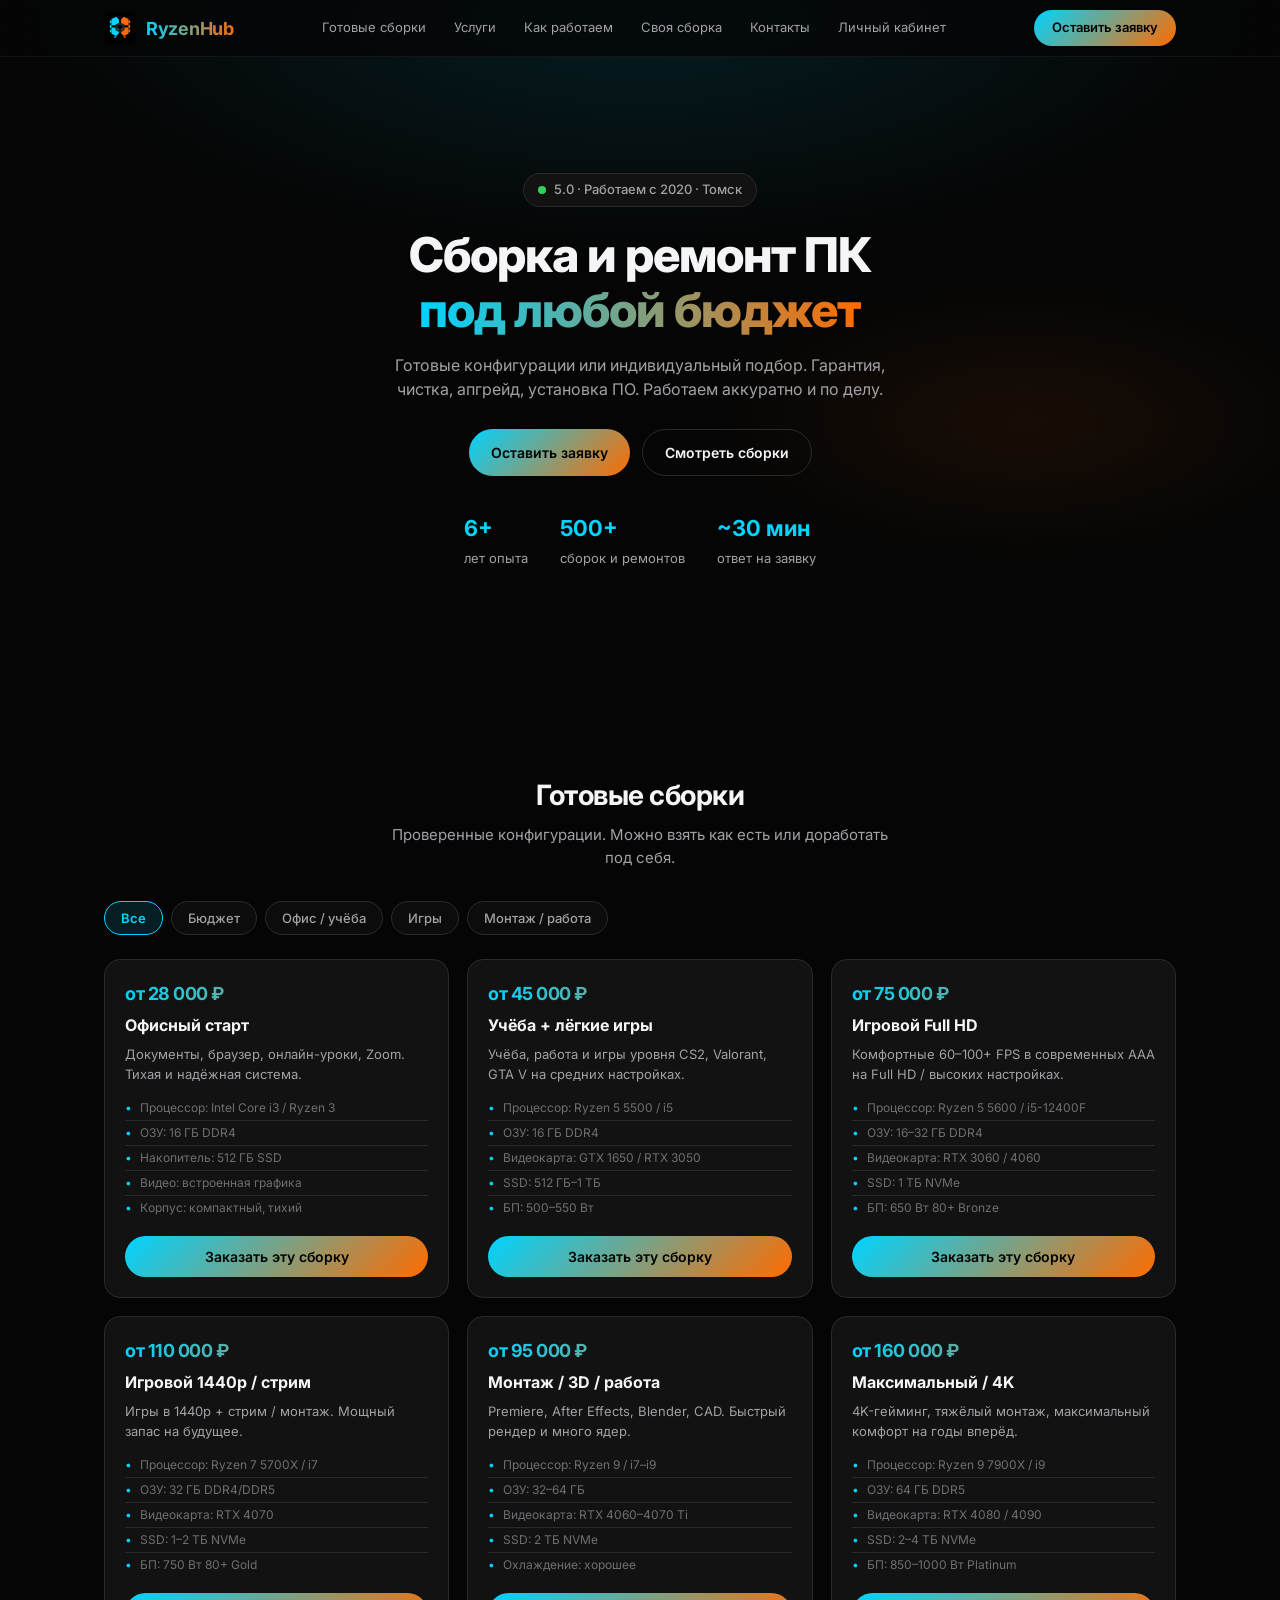
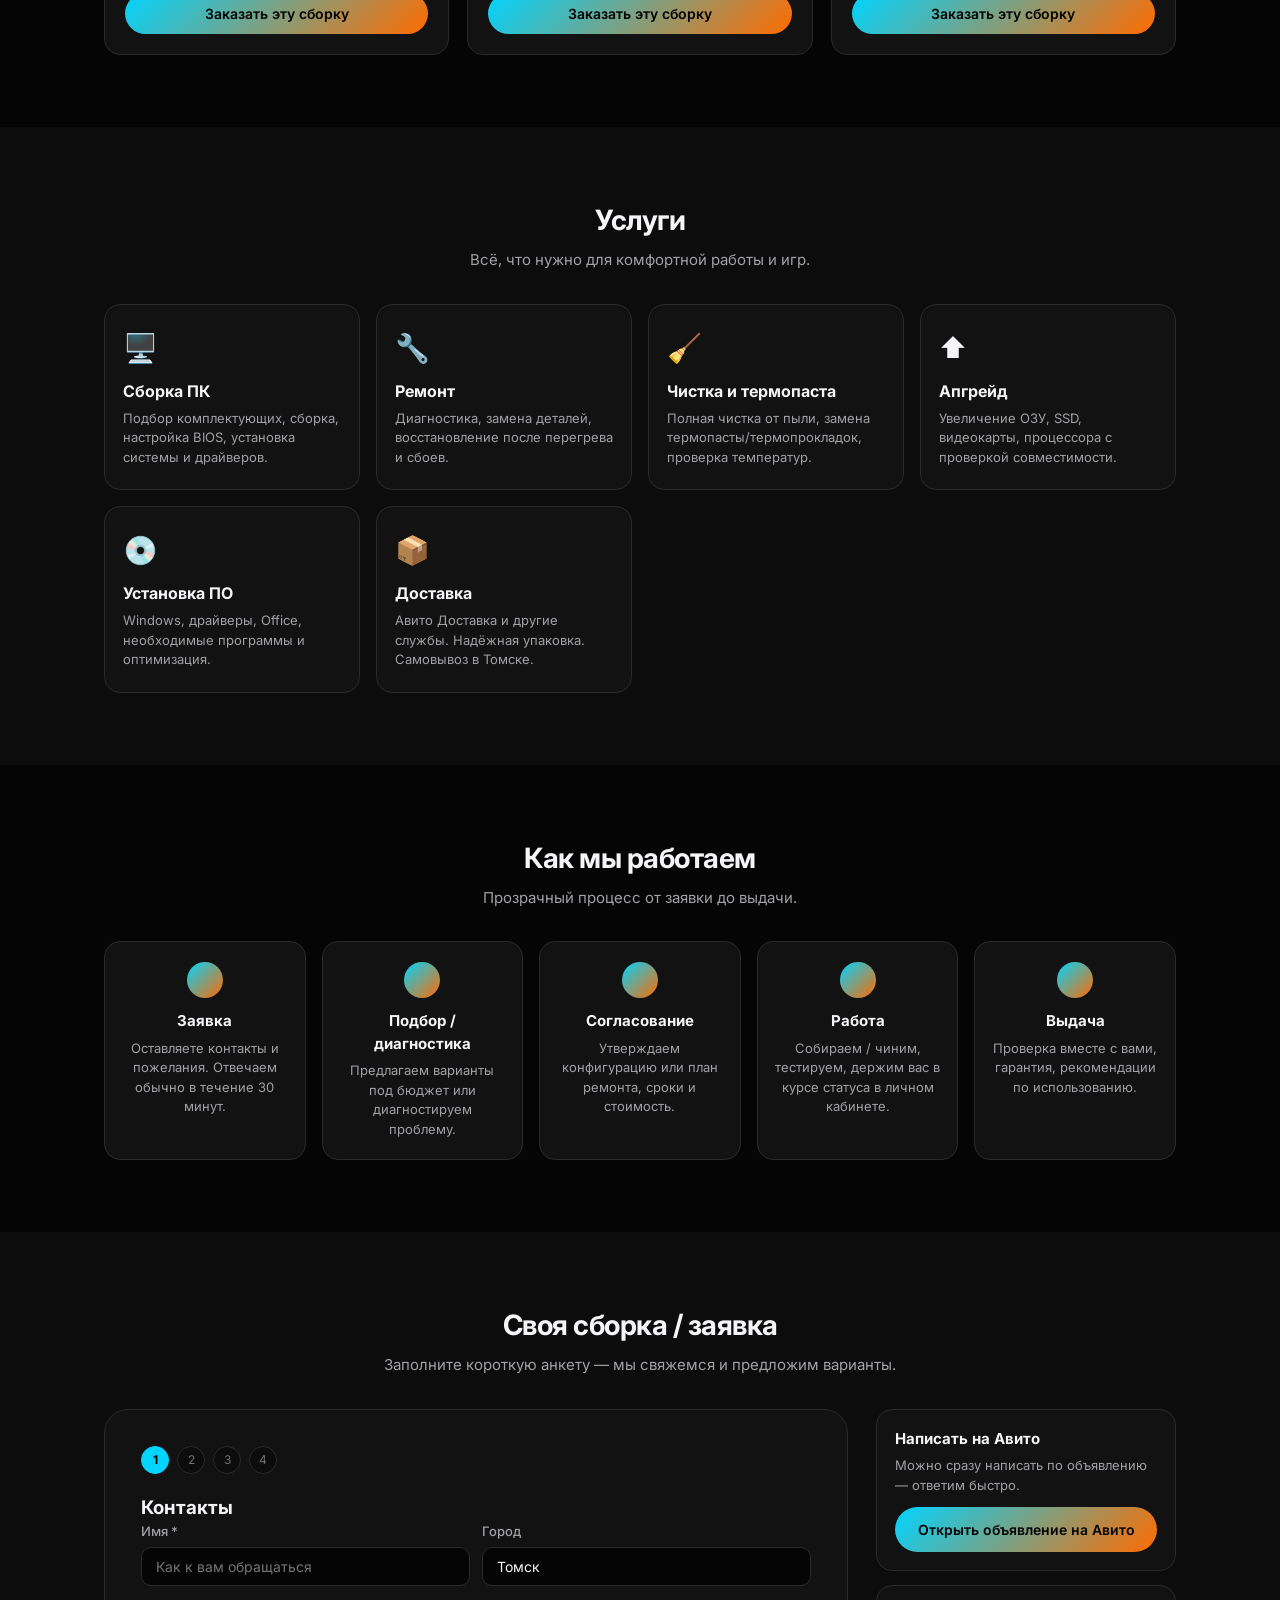
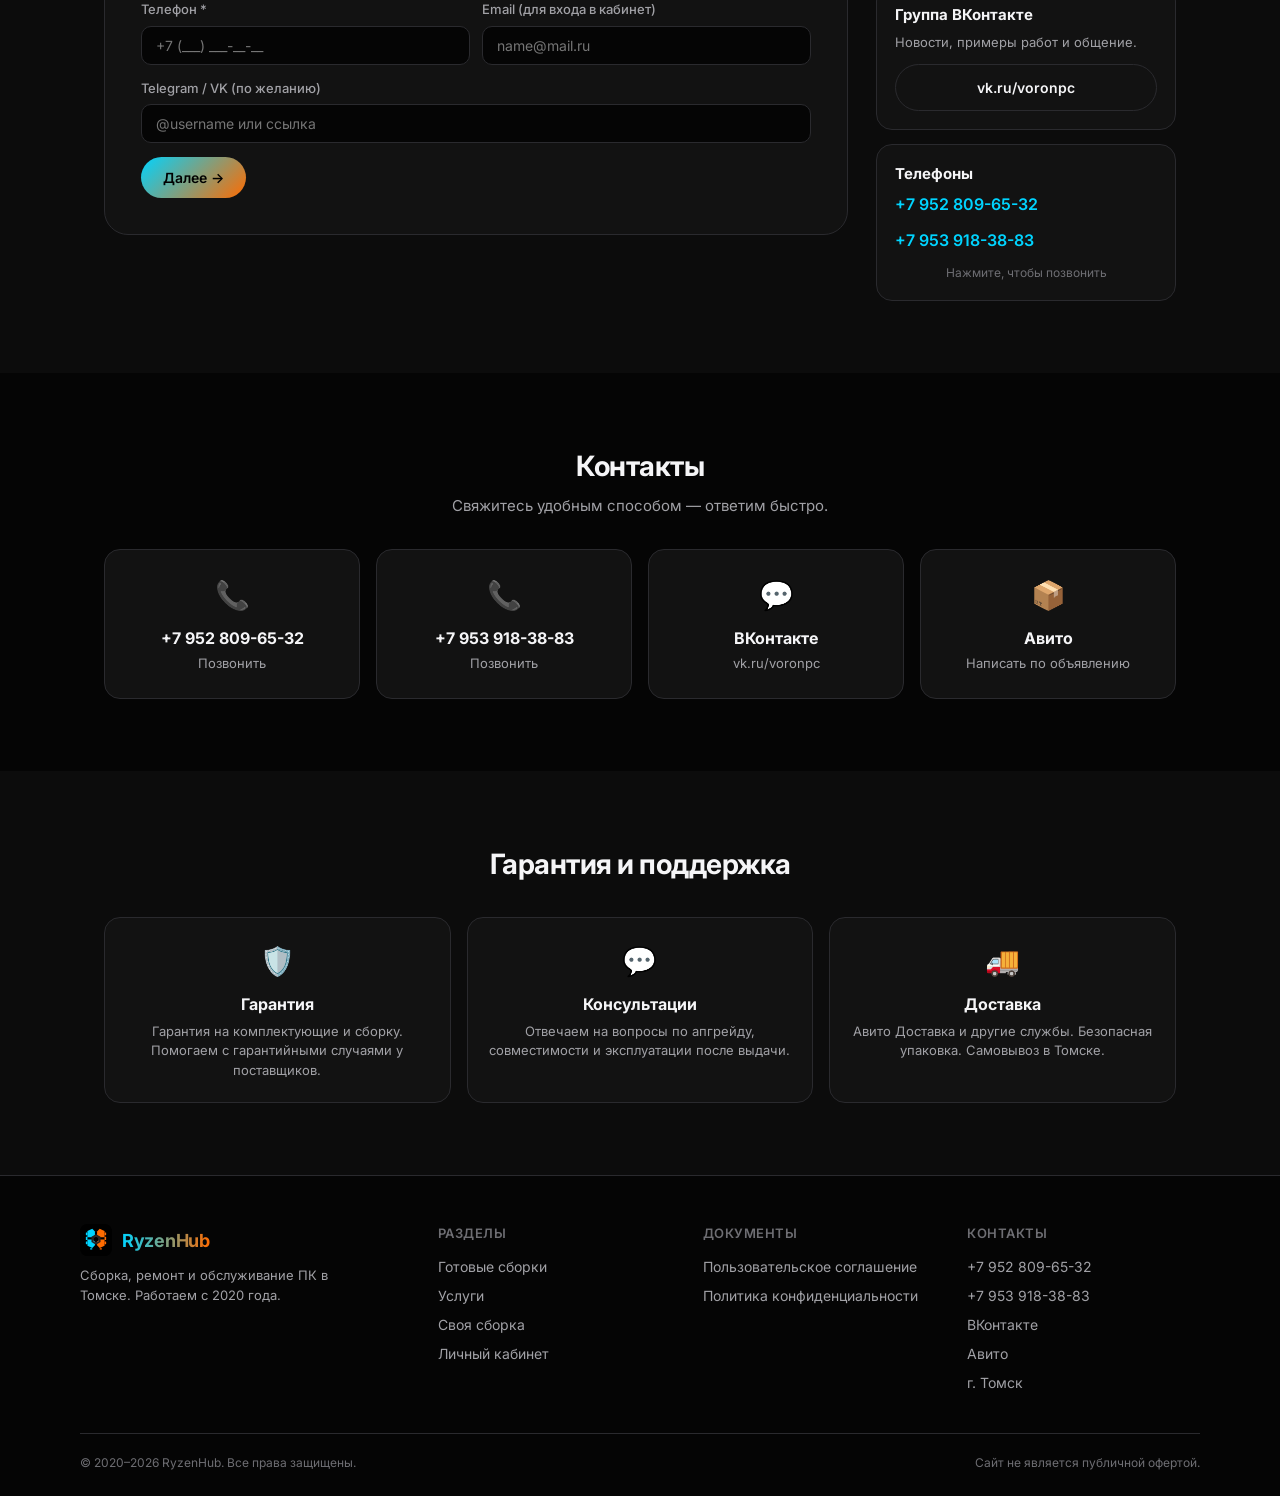
<file: index.html>
<!DOCTYPE html>
<html lang="ru">
<head>
  <meta charset="UTF-8">
  <meta name="viewport" content="width=device-width, initial-scale=1.0">
  <title>RyzenHub — Сборка и ремонт ПК в Томске | Под любой бюджет</title>
  <meta name="description" content="Профессиональная сборка, ремонт и обслуживание компьютеров в Томске. Подбор комплектующих, чистка, установка Windows, апгрейд. Гарантия. Работаем с 2020 года.">
  <meta property="og:title" content="RyzenHub — Сборка и ремонт ПК">
  <meta property="og:description" content="Сборка ПК на заказ, ремонт, чистка, апгрейд. Томск. Работаем с 2020 года.">
  <meta property="og:type" content="website">
  <link rel="preconnect" href="https://fonts.googleapis.com">
  <link href="https://fonts.googleapis.com/css2?family=Inter:wght@300;400;500;600;700;800&display=swap" rel="stylesheet">
  <link rel="stylesheet" href="styles.css">
  <link rel="icon" href="data:image/svg+xml,<svg xmlns='http://www.w3.org/2000/svg' viewBox='0 0 100 100'><circle cx='50' cy='50' r='45' fill='%23000'/><path d='M30 40 L50 25 L70 40 L70 60 L50 75 L30 60 Z' fill='%2300d4ff'/><path d='M50 25 L70 40 L70 60 L50 75' fill='%23ff6b00'/></svg>">
</head>
<body>
  <header class="header">
    <nav class="nav">
      <a href="index.html" class="logo">
        <img src="logo.svg" alt="RyzenHub" class="logo-img" onerror="this.style.display='none'">
        <span class="logo-text">RyzenHub</span>
      </a>
      <div class="nav-links">
        <a href="#builds">Готовые сборки</a>
        <a href="#services">Услуги</a>
        <a href="#process">Как работаем</a>
        <a href="#order">Своя сборка</a>
        <a href="#contacts">Контакты</a>
        <a href="cabinet.html">Личный кабинет</a>
      </div>
      <a href="#order" class="nav-cta">Оставить заявку</a>
      <button class="mobile-menu-btn" id="mobileMenuBtn" aria-label="Меню">
        <span></span><span></span><span></span>
      </button>
    </nav>
    <div class="mobile-menu" id="mobileMenu">
      <a href="#builds">Готовые сборки</a>
      <a href="#services">Услуги</a>
      <a href="#process">Как работаем</a>
      <a href="#order">Своя сборка</a>
      <a href="#contacts">Контакты</a>
      <a href="cabinet.html">Личный кабинет</a>
      <a href="#order" class="nav-cta">Оставить заявку</a>
    </div>
  </header>

  <section class="hero">
    <div class="hero-bg"></div>
    <div class="hero-content">
      <div class="hero-badge">
        <span class="badge-dot"></span>
        5.0 · Работаем с 2020 · Томск
      </div>
      <h1>Сборка и ремонт ПК<br><span class="gradient-text">под любой бюджет</span></h1>
      <p class="hero-sub">Готовые конфигурации или индивидуальный подбор. Гарантия, чистка, апгрейд, установка ПО. Работаем аккуратно и по делу.</p>
      <div class="hero-actions">
        <a href="#order" class="btn btn-primary">Оставить заявку</a>
        <a href="#builds" class="btn btn-ghost">Смотреть сборки</a>
      </div>
      <div class="hero-stats">
        <div><strong>6+</strong><span>лет опыта</span></div>
        <div><strong>500+</strong><span>сборок и ремонтов</span></div>
        <div><strong>~30 мин</strong><span>ответ на заявку</span></div>
      </div>
    </div>
  </section>

  <section class="section" id="builds">
    <div class="section-header">
      <h2>Готовые сборки</h2>
      <p>Проверенные конфигурации. Можно взять как есть или доработать под себя.</p>
    </div>
    <div class="filters">
      <button class="filter-btn active" data-filter="all">Все</button>
      <button class="filter-btn" data-filter="budget">Бюджет</button>
      <button class="filter-btn" data-filter="office">Офис / учёба</button>
      <button class="filter-btn" data-filter="gaming">Игры</button>
      <button class="filter-btn" data-filter="work">Монтаж / работа</button>
    </div>
    <div class="builds-grid" id="buildsGrid"></div>
  </section>

  <section class="section section-alt" id="services">
    <div class="section-header">
      <h2>Услуги</h2>
      <p>Всё, что нужно для комфортной работы и игр.</p>
    </div>
    <div class="services-grid">
      <div class="service-card">
        <div class="service-icon">🖥️</div>
        <h3>Сборка ПК</h3>
        <p>Подбор комплектующих, сборка, настройка BIOS, установка системы и драйверов.</p>
      </div>
      <div class="service-card">
        <div class="service-icon">🔧</div>
        <h3>Ремонт</h3>
        <p>Диагностика, замена деталей, восстановление после перегрева и сбоев.</p>
      </div>
      <div class="service-card">
        <div class="service-icon">🧹</div>
        <h3>Чистка и термопаста</h3>
        <p>Полная чистка от пыли, замена термопасты/термопрокладок, проверка температур.</p>
      </div>
      <div class="service-card">
        <div class="service-icon">⬆️</div>
        <h3>Апгрейд</h3>
        <p>Увеличение ОЗУ, SSD, видеокарты, процессора с проверкой совместимости.</p>
      </div>
      <div class="service-card">
        <div class="service-icon">💿</div>
        <h3>Установка ПО</h3>
        <p>Windows, драйверы, Office, необходимые программы и оптимизация.</p>
      </div>
      <div class="service-card">
        <div class="service-icon">📦</div>
        <h3>Доставка</h3>
        <p>Авито Доставка и другие службы. Надёжная упаковка. Самовывоз в Томске.</p>
      </div>
    </div>
  </section>

  <section class="section" id="process">
    <div class="section-header">
      <h2>Как мы работаем</h2>
      <p>Прозрачный процесс от заявки до выдачи.</p>
    </div>
    <div class="process-steps">
      <div class="process-item">
        <div class="process-num">1</div>
        <h3>Заявка</h3>
        <p>Оставляете контакты и пожелания. Отвечаем обычно в течение 30 минут.</p>
      </div>
      <div class="process-item">
        <div class="process-num">2</div>
        <h3>Подбор / диагностика</h3>
        <p>Предлагаем варианты под бюджет или диагностируем проблему.</p>
      </div>
      <div class="process-item">
        <div class="process-num">3</div>
        <h3>Согласование</h3>
        <p>Утверждаем конфигурацию или план ремонта, сроки и стоимость.</p>
      </div>
      <div class="process-item">
        <div class="process-num">4</div>
        <h3>Работа</h3>
        <p>Собираем / чиним, тестируем, держим вас в курсе статуса в личном кабинете.</p>
      </div>
      <div class="process-item">
        <div class="process-num">5</div>
        <h3>Выдача</h3>
        <p>Проверка вместе с вами, гарантия, рекомендации по использованию.</p>
      </div>
    </div>
  </section>

  <section class="section section-alt" id="order">
    <div class="section-header">
      <h2>Своя сборка / заявка</h2>
      <p>Заполните короткую анкету — мы свяжемся и предложим варианты.</p>
    </div>
    <div class="order-layout">
      <form class="order-form" id="orderForm" onsubmit="return false;">
        <div class="step-indicator">
          <span class="current">1</span>
          <span>2</span>
          <span>3</span>
          <span>4</span>
        </div>

        <div class="order-step active" id="step1">
          <h3>Контакты</h3>
          <div class="form-row">
            <div class="form-group">
              <label for="name">Имя *</label>
              <input type="text" id="name" name="name" placeholder="Как к вам обращаться" required>
            </div>
            <div class="form-group">
              <label for="city">Город</label>
              <input type="text" id="city" name="city" placeholder="Томск" value="Томск">
            </div>
          </div>
          <div class="form-row">
            <div class="form-group">
              <label for="phone">Телефон *</label>
              <input type="tel" id="phone" name="phone" placeholder="+7 (___) ___-__-__" required>
            </div>
            <div class="form-group">
              <label for="email">Email (для входа в кабинет)</label>
              <input type="email" id="email" name="email" placeholder="name@mail.ru">
            </div>
          </div>
          <div class="form-group">
            <label for="telegram">Telegram / VK (по желанию)</label>
            <input type="text" id="telegram" name="telegram" placeholder="@username или ссылка">
          </div>
          <button type="button" class="btn btn-primary" id="toStep2">Далее →</button>
        </div>

        <div class="order-step" id="step2">
          <h3>Что нужно?</h3>
          <div class="checkbox-grid">
            <label class="check-item"><input type="checkbox" name="service" value="Сборка ПК"> Сборка ПК</label>
            <label class="check-item"><input type="checkbox" name="service" value="Ремонт"> Ремонт</label>
            <label class="check-item"><input type="checkbox" name="service" value="Чистка"> Чистка / термопаста</label>
            <label class="check-item"><input type="checkbox" name="service" value="Апгрейд"> Апгрейд</label>
            <label class="check-item"><input type="checkbox" name="service" value="Установка ПО"> Установка ПО</label>
            <label class="check-item"><input type="checkbox" name="service" value="Консультация"> Консультация</label>
          </div>
          <div class="form-actions">
            <button type="button" class="btn btn-ghost" id="backTo1">← Назад</button>
            <button type="button" class="btn btn-primary" id="toStep3">Далее →</button>
          </div>
        </div>

        <div class="order-step" id="step3">
          <h3>Бюджет и детали</h3>
          <div class="form-group">
            <label for="budget">Бюджет</label>
            <select id="budget" name="budget">
              <option value="до 40 000 ₽">до 40 000 ₽</option>
              <option value="40–70 000 ₽">40–70 000 ₽</option>
              <option value="70–110 000 ₽">70–110 000 ₽</option>
              <option value="110–160 000 ₽">110–160 000 ₽</option>
              <option value="от 160 000 ₽">от 160 000 ₽</option>
              <option value="Ремонт / без сборки">Ремонт / без сборки</option>
              <option value="Пока не знаю">Пока не знаю</option>
            </select>
          </div>
          <div class="form-group">
            <label for="details">Пожелания / описание проблемы</label>
            <textarea id="details" name="details" rows="4" placeholder="Игры, программы, симптомы неисправности..."></textarea>
          </div>
          <div class="form-actions">
            <button type="button" class="btn btn-ghost" id="backTo2">← Назад</button>
            <button type="button" class="btn btn-primary" id="submitOrder">Отправить заявку</button>
          </div>
        </div>

        <div class="order-step" id="step4">
          <div class="success-box">
            <div class="success-icon">✓</div>
            <h3>Заявка принята!</h3>
            <p>Номер заявки: <strong id="orderId">—</strong></p>
            <p>Мы свяжемся с вами в ближайшее время.</p>
            <div id="credBox" class="cred-box" style="display:none;">
              <p><strong>Создан личный кабинет</strong></p>
              <p>Логин: <code id="credLogin"></code></p>
              <p>Временный пароль: <code id="credPass"></code></p>
              <p class="cred-hint">При первом входе система попросит сменить пароль. Сохраните данные.</p>
              <a href="cabinet.html" class="btn btn-primary btn-block" style="margin-top:12px;">Войти в кабинет</a>
            </div>
            <button type="button" class="btn btn-ghost" id="newOrderBtn" style="margin-top:16px;">Новая заявка</button>
          </div>
        </div>
      </form>

      <aside class="order-aside">
        <div class="side-card">
          <h4>Написать на Авито</h4>
          <p>Можно сразу написать по объявлению — ответим быстро.</p>
          <a href="https://www.avito.ru/tomsk/predlozheniya_uslug/remont_i_sborka_pk_8341329276?utm_campaign=native&utm_medium=item_page_android&utm_source=soc_sharing_seller" target="_blank" rel="noopener" class="btn btn-primary btn-block">Открыть объявление на Авито</a>
        </div>
        <div class="side-card">
          <h4>Группа ВКонтакте</h4>
          <p>Новости, примеры работ и общение.</p>
          <a href="https://vk.ru/voronpc" target="_blank" rel="noopener" class="btn btn-ghost btn-block">vk.ru/voronpc</a>
        </div>
        <div class="side-card">
          <h4>Телефоны</h4>
          <p><a href="tel:+79528096532" class="phone-link">+7 952 809-65-32</a></p>
          <p><a href="tel:+79539183883" class="phone-link">+7 953 918-38-83</a></p>
          <p class="side-note">Нажмите, чтобы позвонить</p>
        </div>
      </aside>
    </div>
  </section>

  <section class="section" id="contacts">
    <div class="section-header">
      <h2>Контакты</h2>
      <p>Свяжитесь удобным способом — ответим быстро.</p>
    </div>
    <div class="contacts-grid">
      <a href="tel:+79528096532" class="contact-card">
        <div class="contact-icon">📞</div>
        <h3>+7 952 809-65-32</h3>
        <p>Позвонить</p>
      </a>
      <a href="tel:+79539183883" class="contact-card">
        <div class="contact-icon">📞</div>
        <h3>+7 953 918-38-83</h3>
        <p>Позвонить</p>
      </a>
      <a href="https://vk.ru/voronpc" target="_blank" rel="noopener" class="contact-card">
        <div class="contact-icon">💬</div>
        <h3>ВКонтакте</h3>
        <p>vk.ru/voronpc</p>
      </a>
      <a href="https://www.avito.ru/tomsk/predlozheniya_uslug/remont_i_sborka_pk_8341329276?utm_campaign=native&utm_medium=item_page_android&utm_source=soc_sharing_seller" target="_blank" rel="noopener" class="contact-card">
        <div class="contact-icon">📦</div>
        <h3>Авито</h3>
        <p>Написать по объявлению</p>
      </a>
    </div>
  </section>

  <section class="section section-alt" id="support">
    <div class="section-header">
      <h2>Гарантия и поддержка</h2>
    </div>
    <div class="support-grid">
      <div class="support-item">
        <div class="support-icon">🛡️</div>
        <h3>Гарантия</h3>
        <p>Гарантия на комплектующие и сборку. Помогаем с гарантийными случаями у поставщиков.</p>
      </div>
      <div class="support-item">
        <div class="support-icon">💬</div>
        <h3>Консультации</h3>
        <p>Отвечаем на вопросы по апгрейду, совместимости и эксплуатации после выдачи.</p>
      </div>
      <div class="support-item">
        <div class="support-icon">🚚</div>
        <h3>Доставка</h3>
        <p>Авито Доставка и другие службы. Безопасная упаковка. Самовывоз в Томске.</p>
      </div>
    </div>
  </section>

  <footer class="footer">
    <div class="footer-inner">
      <div class="footer-brand">
        <a href="index.html" class="logo">
          <img src="logo.svg" alt="RyzenHub" class="logo-img" onerror="this.style.display='none'">
          <span class="logo-text">RyzenHub</span>
        </a>
        <p>Сборка, ремонт и обслуживание ПК в Томске. Работаем с 2020 года.</p>
      </div>
      <div class="footer-links">
        <h4>Разделы</h4>
        <a href="#builds">Готовые сборки</a>
        <a href="#services">Услуги</a>
        <a href="#order">Своя сборка</a>
        <a href="cabinet.html">Личный кабинет</a>
      </div>
      <div class="footer-links">
        <h4>Документы</h4>
        <a href="agreement.html">Пользовательское соглашение</a>
        <a href="privacy.html">Политика конфиденциальности</a>
      </div>
      <div class="footer-links">
        <h4>Контакты</h4>
        <a href="tel:+79528096532">+7 952 809-65-32</a>
        <a href="tel:+79539183883">+7 953 918-38-83</a>
        <a href="https://vk.ru/voronpc" target="_blank" rel="noopener">ВКонтакте</a>
        <a href="https://www.avito.ru/tomsk/predlozheniya_uslug/remont_i_sborka_pk_8341329276" target="_blank" rel="noopener">Авито</a>
        <p>г. Томск</p>
      </div>
    </div>
    <div class="footer-bottom">
      <p>© 2020–2026 RyzenHub. Все права защищены.</p>
      <p>Сайт не является публичной офертой.</p>
    </div>
  </footer>

  <script src="app.js"></script>
</body>
</html>
</file>
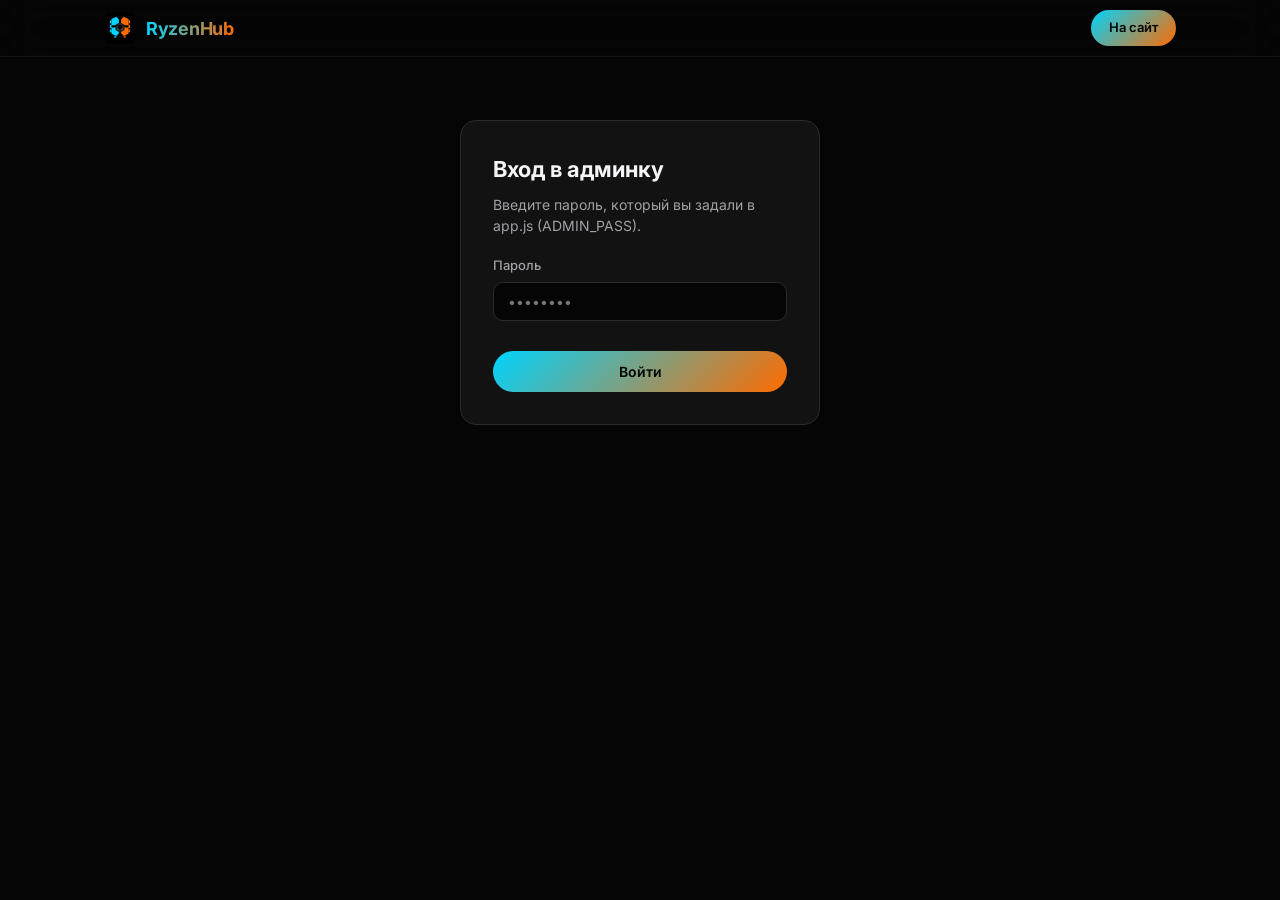
<file: admin.html>
<!DOCTYPE html>
<html lang="ru">
<head>
  <meta charset="UTF-8">
  <meta name="viewport" content="width=device-width, initial-scale=1.0">
  <title>Админ-панель — RyzenHub</title>
  <link rel="preconnect" href="https://fonts.googleapis.com">
  <link href="https://fonts.googleapis.com/css2?family=Inter:wght@400;500;600;700&display=swap" rel="stylesheet">
  <link rel="stylesheet" href="styles.css">
  <style>
    .admin-wrap { max-width: 1100px; margin: 80px auto 40px; padding: 0 20px; }
    .login-box { max-width: 360px; margin: 120px auto; background: var(--bg-card); border: 1px solid var(--border); border-radius: var(--radius); padding: 32px; }
    .login-box h1 { font-size: 22px; margin-bottom: 8px; }
    .login-box p { color: var(--text-secondary); font-size: 14px; margin-bottom: 20px; }
    .admin-toolbar { display: flex; flex-wrap: wrap; gap: 10px; margin-bottom: 24px; align-items: center; }
    .admin-tabs { display: flex; gap: 8px; margin-bottom: 20px; flex-wrap: wrap; }
    .admin-tab { padding: 8px 16px; border-radius: 999px; background: var(--bg-elevated); border: 1px solid var(--border); color: var(--text-secondary); cursor: pointer; font-size: 13px; }
    .admin-tab.active { background: var(--accent-soft); border-color: var(--accent); color: var(--accent); }
    .order-card-admin { background: var(--bg-card); border: 1px solid var(--border); border-radius: var(--radius); padding: 18px; margin-bottom: 14px; transition: border-color .2s; }
    .order-card-admin:hover { border-color: var(--border-light); }
    .order-card-admin .oid { font-size: 12px; color: var(--text-tertiary); margin-bottom: 6px; }
    .order-card-admin .meta { font-size: 14px; line-height: 1.55; }
    .status-badge { display: inline-block; padding: 3px 10px; border-radius: 999px; font-size: 12px; font-weight: 600; margin-top: 8px; }
    .status-select { margin-top: 10px; padding: 6px 10px; border-radius: 8px; background: var(--bg); border: 1px solid var(--border); color: var(--text); font-size: 13px; }
    .admin-note { margin-top: 8px; width: 100%; padding: 8px; border-radius: 8px; background: var(--bg); border: 1px solid var(--border); color: var(--text); font-size: 13px; resize: vertical; min-height: 40px; }
    .admin-actions { display: flex; gap: 8px; margin-top: 10px; flex-wrap: wrap; }
    .history-list { margin-top: 10px; font-size: 12px; color: var(--text-secondary); }
    .history-list li { margin-bottom: 4px; }
    .stats-row { display: grid; grid-template-columns: repeat(auto-fit, minmax(120px, 1fr)); gap: 12px; margin-bottom: 24px; }
    .stat-card { background: var(--bg-card); border: 1px solid var(--border); border-radius: 12px; padding: 14px; text-align: center; }
    .stat-card strong { display: block; font-size: 22px; color: var(--accent); }
    .stat-card span { font-size: 12px; color: var(--text-secondary); }
  </style>
</head>
<body>
  <header class="header">
    <nav class="nav">
      <a href="index.html" class="logo">
        <img src="logo.svg" alt="RyzenHub" class="logo-img" onerror="this.style.display='none'">
        <span class="logo-text">RyzenHub</span>
      </a>
      <a href="index.html" class="nav-cta">На сайт</a>
    </nav>
  </header>

  <div class="admin-wrap">
    <div id="loginBox" class="login-box">
      <h1>Вход в админку</h1>
      <p>Введите пароль, который вы задали в app.js (ADMIN_PASS).</p>
      <div class="form-group">
        <label for="adminPass">Пароль</label>
        <input type="password" id="adminPass" placeholder="••••••••" autocomplete="current-password">
      </div>
      <button class="btn btn-primary btn-block" id="loginBtn" style="margin-top:16px;">Войти</button>
    </div>

    <div id="adminPanel" style="display:none;">
      <h1 style="margin-bottom:8px;">Админ-панель</h1>
      <p style="color:var(--text-secondary); margin-bottom:20px;">Заявки, статусы и переписка. Данные хранятся локально в этом браузере.</p>

      <div class="stats-row" id="statsRow"></div>

      <div class="admin-tabs" id="adminTabs">
        <button class="admin-tab active" data-status="all">Все</button>
        <button class="admin-tab" data-status="new">Новые</button>
        <button class="admin-tab" data-status="in_progress">В работе</button>
        <button class="admin-tab" data-status="waiting_parts">Ждём запчасти</button>
        <button class="admin-tab" data-status="ready">Готово</button>
        <button class="admin-tab" data-status="done">Завершённые</button>
      </div>

      <div class="admin-toolbar">
        <button class="btn btn-small" id="refreshBtn">Обновить</button>
        <button class="btn btn-small" id="logoutBtn">Выйти</button>
      </div>

      <div id="ordersContainer"></div>
    </div>
  </div>

  <script src="app.js"></script>
  <script>
    const loginBox = document.getElementById("loginBox");
    const adminPanel = document.getElementById("adminPanel");
    const ordersContainer = document.getElementById("ordersContainer");
    let currentFilter = "all";

    function isLoggedIn() {
      return sessionStorage.getItem("ryzenhub_admin") === "1";
    }

    function statusLabel(id) {
      const s = (window.RyzenHubAdmin.STATUSES || []).find(x => x.id === id);
      return s ? s.label : id;
    }
    function statusColor(id) {
      const s = (window.RyzenHubAdmin.STATUSES || []).find(x => x.id === id);
      return s ? s.color : "#aaa";
    }

    function renderStats(orders) {
      const counts = { total: orders.length, new: 0, in_progress: 0, ready: 0, done: 0 };
      orders.forEach(o => {
        if (o.status === "new" || o.status === "review") counts.new++;
        if (o.status === "in_progress" || o.status === "waiting_parts") counts.in_progress++;
        if (o.status === "ready") counts.ready++;
        if (o.status === "done") counts.done++;
      });
      document.getElementById("statsRow").innerHTML = `
        <div class="stat-card"><strong>${counts.total}</strong><span>Всего</span></div>
        <div class="stat-card"><strong>${counts.new}</strong><span>Новые</span></div>
        <div class="stat-card"><strong>${counts.in_progress}</strong><span>В работе</span></div>
        <div class="stat-card"><strong>${counts.ready}</strong><span>Готово</span></div>
        <div class="stat-card"><strong>${counts.done}</strong><span>Завершено</span></div>
      `;
    }

    function renderOrders() {
      let orders = window.RyzenHubAdmin.getOrders();
      renderStats(orders);
      if (currentFilter !== "all") {
        if (currentFilter === "new") orders = orders.filter(o => o.status === "new" || o.status === "review");
        else if (currentFilter === "in_progress") orders = orders.filter(o => o.status === "in_progress" || o.status === "waiting_parts");
        else orders = orders.filter(o => o.status === currentFilter);
      }
      if (orders.length === 0) {
        ordersContainer.innerHTML = '<p style="color:var(--text-secondary)">Нет заявок по этому фильтру.</p>';
        return;
      }
      const statusOptions = (window.RyzenHubAdmin.STATUSES || []).map(s =>
        `<option value="${s.id}">${s.label}</option>`
      ).join("");

      ordersContainer.innerHTML = orders.map(o => {
        const hist = (o.statusHistory || []).slice().reverse().slice(0, 5).map(h =>
          `<li>${h.at} — ${statusLabel(h.status)}${h.note ? ": " + h.note : ""}</li>`
        ).join("");
        return `
        <div class="order-card-admin" data-id="${o.id}">
          <div class="oid">${o.id} · ${o.date}</div>
          <div class="meta">
            <strong>${o.name}</strong> · ${o.city}<br>
            📞 <a href="tel:${o.phone.replace(/\\D/g,'')}" style="color:var(--accent)">${o.phone}</a>
            ${o.email ? " · " + o.email : ""}
            ${o.telegram && o.telegram !== "—" ? " · " + o.telegram : ""}<br>
            Услуги: ${Array.isArray(o.services) ? o.services.join(", ") : o.services}<br>
            Бюджет: ${o.budget}<br>
            ${o.details && o.details !== "—" ? "Детали: " + o.details : ""}
          </div>
          <span class="status-badge" style="background:${statusColor(o.status)}22;color:${statusColor(o.status)}">${statusLabel(o.status)}</span>
          <div>
            <select class="status-select" data-id="${o.id}">
              ${statusOptions}
            </select>
          </div>
          <textarea class="admin-note" data-id="${o.id}" placeholder="Комментарий к смене статуса (необязательно)"></textarea>
          <div class="admin-actions">
            <button class="btn btn-small btn-primary apply-status" data-id="${o.id}">Применить статус</button>
          </div>
          ${hist ? `<ul class="history-list">${hist}</ul>` : ""}
        </div>`;
      }).join("");

      // set current values
      ordersContainer.querySelectorAll(".status-select").forEach(sel => {
        const id = sel.dataset.id;
        const ord = orders.find(x => x.id === id);
        if (ord) sel.value = ord.status || "new";
      });

      ordersContainer.querySelectorAll(".apply-status").forEach(btn => {
        btn.addEventListener("click", () => {
          const id = btn.dataset.id;
          const sel = ordersContainer.querySelector(`.status-select[data-id="${id}"]`);
          const note = ordersContainer.querySelector(`.admin-note[data-id="${id}"]`);
          window.RyzenHubAdmin.setStatus(id, sel.value, note?.value || "");
          renderOrders();
        });
      });
    }

    function showAdmin() {
      loginBox.style.display = "none";
      adminPanel.style.display = "block";
      renderOrders();
    }

    if (isLoggedIn()) showAdmin();

    document.getElementById("loginBtn").addEventListener("click", async () => {
      const pass = document.getElementById("adminPass").value;
      if (await window.RyzenHubAdmin.checkPass(pass)) {
        sessionStorage.setItem("ryzenhub_admin", "1");
        showAdmin();
      } else {
        alert("Неверный пароль");
      }
    });
    document.getElementById("adminPass")?.addEventListener("keydown", (e) => {
      if (e.key === "Enter") document.getElementById("loginBtn").click();
    });

    document.querySelectorAll(".admin-tab").forEach(tab => {
      tab.addEventListener("click", () => {
        document.querySelectorAll(".admin-tab").forEach(t => t.classList.remove("active"));
        tab.classList.add("active");
        currentFilter = tab.dataset.status;
        renderOrders();
      });
    });

    document.getElementById("refreshBtn")?.addEventListener("click", renderOrders);
    document.getElementById("logoutBtn")?.addEventListener("click", () => {
      sessionStorage.removeItem("ryzenhub_admin");
      location.reload();
    });
  </script>
</body>
</html>
</file>
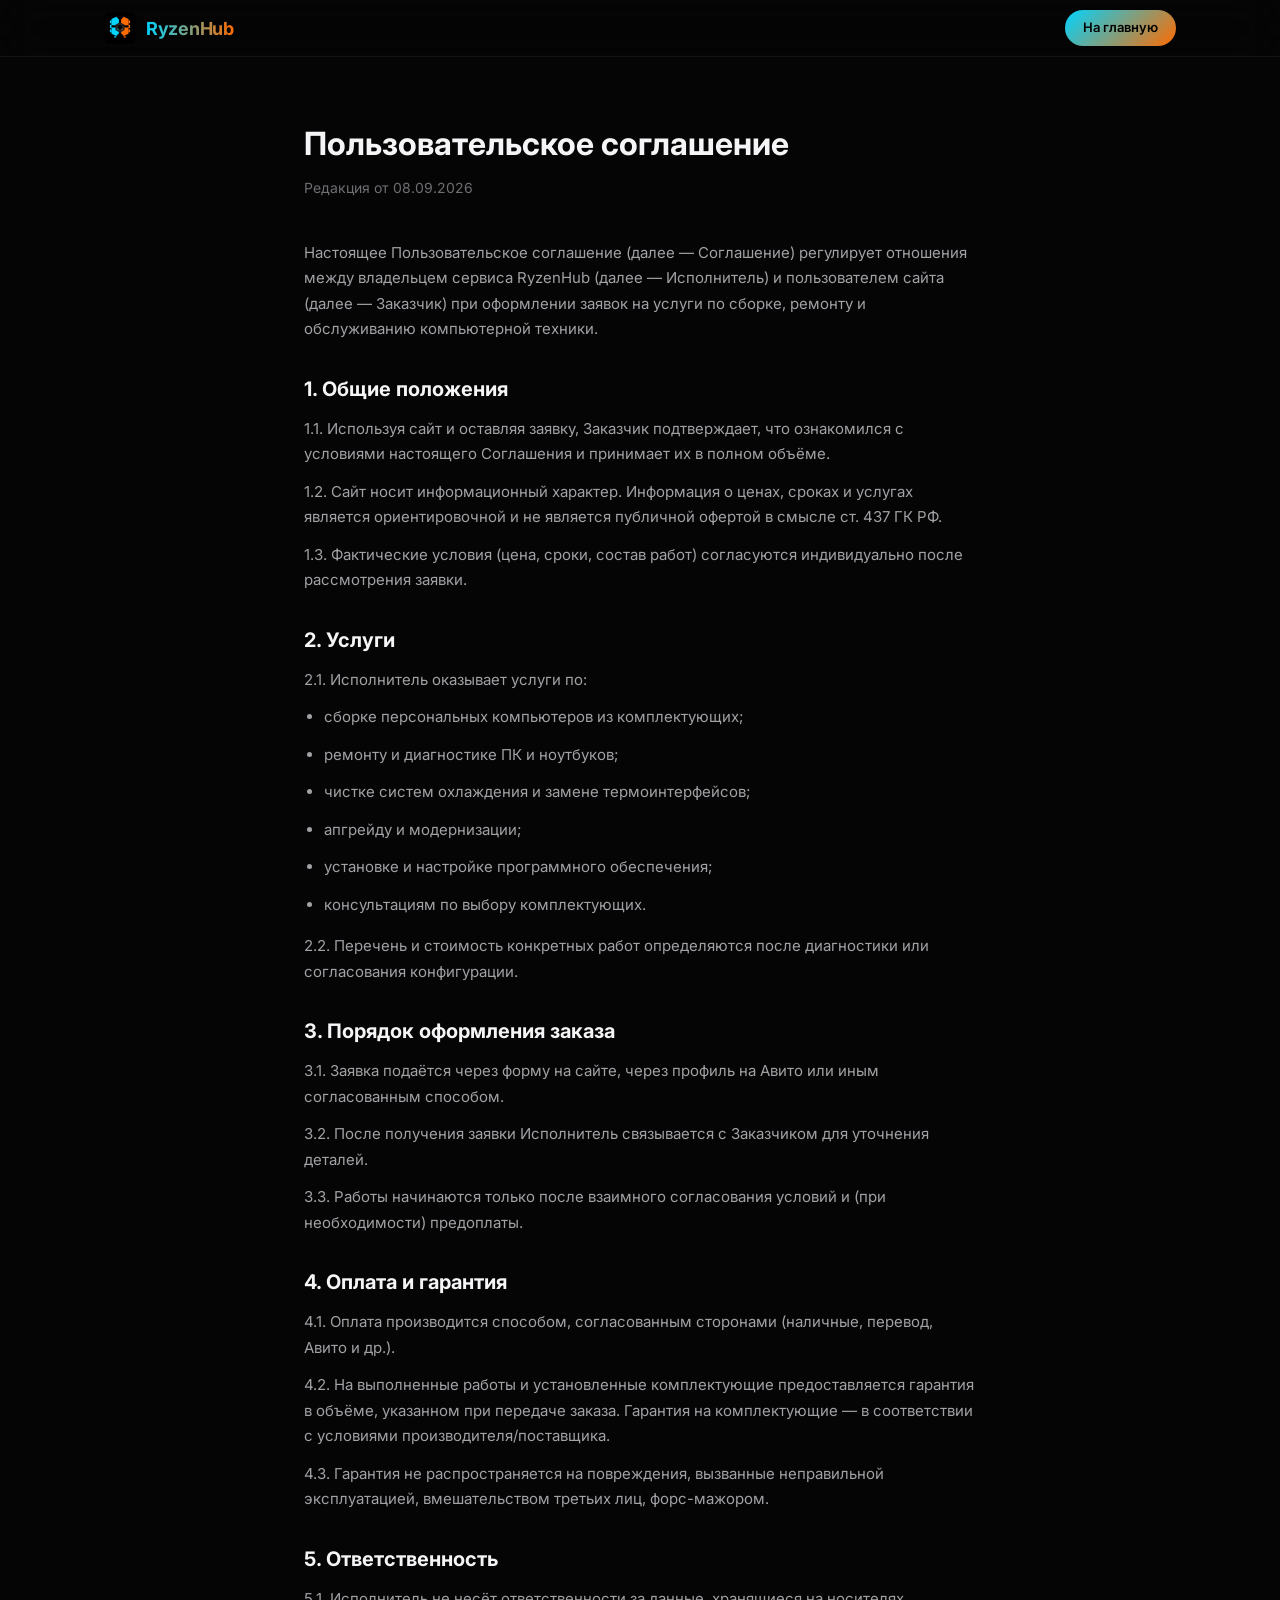
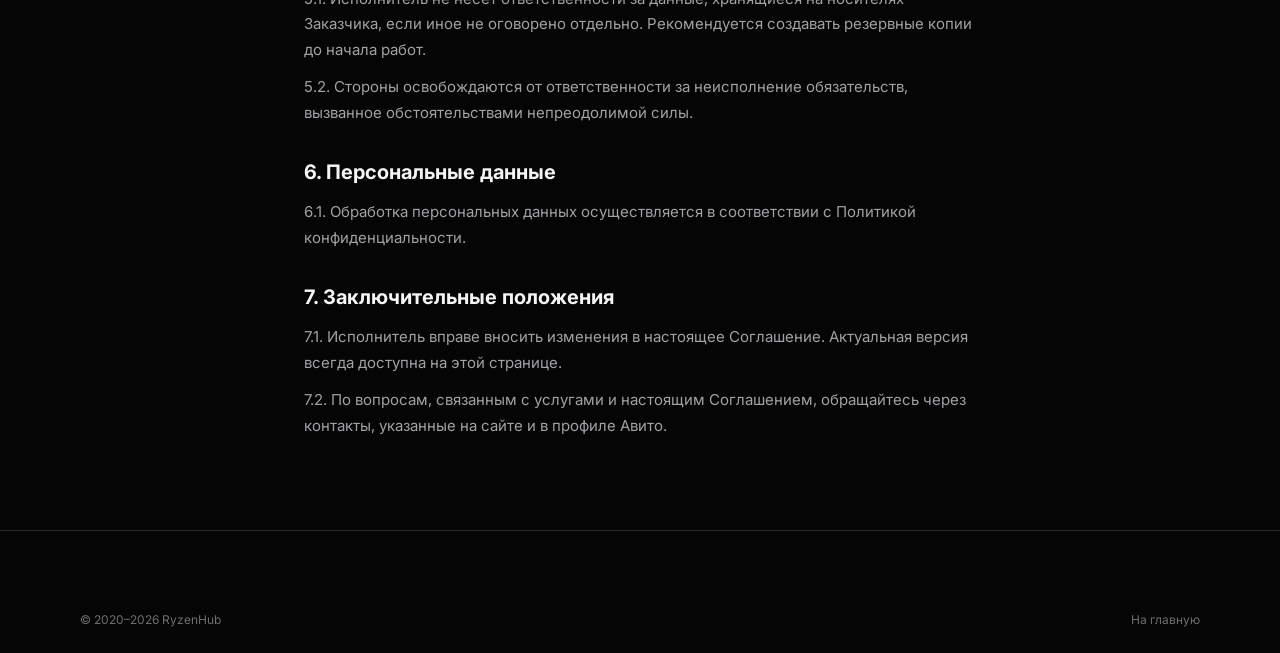
<file: agreement.html>
<!DOCTYPE html>
<html lang="ru">
<head>
  <meta charset="UTF-8">
  <meta name="viewport" content="width=device-width, initial-scale=1.0">
  <title>Пользовательское соглашение — RyzenHub</title>
  <link href="https://fonts.googleapis.com/css2?family=Inter:wght@400;500;600;700&display=swap" rel="stylesheet">
  <link rel="stylesheet" href="styles.css">
</head>
<body>
  <header class="header">
    <nav class="nav">
      <a href="index.html" class="logo">
        <img src="logo.svg" alt="RyzenHub" class="logo-img" onerror="this.style.display='none'">
        <span class="logo-text">RyzenHub</span>
      </a>
      <a href="index.html" class="nav-cta">На главную</a>
    </nav>
  </header>

  <article class="legal-page">
    <h1>Пользовательское соглашение</h1>
    <p class="updated">Редакция от 08.09.2026</p>

    <p>Настоящее Пользовательское соглашение (далее — Соглашение) регулирует отношения между владельцем сервиса RyzenHub (далее — Исполнитель) и пользователем сайта (далее — Заказчик) при оформлении заявок на услуги по сборке, ремонту и обслуживанию компьютерной техники.</p>

    <h2>1. Общие положения</h2>
    <p>1.1. Используя сайт и оставляя заявку, Заказчик подтверждает, что ознакомился с условиями настоящего Соглашения и принимает их в полном объёме.</p>
    <p>1.2. Сайт носит информационный характер. Информация о ценах, сроках и услугах является ориентировочной и не является публичной офертой в смысле ст. 437 ГК РФ.</p>
    <p>1.3. Фактические условия (цена, сроки, состав работ) согласуются индивидуально после рассмотрения заявки.</p>

    <h2>2. Услуги</h2>
    <p>2.1. Исполнитель оказывает услуги по:</p>
    <ul>
      <li>сборке персональных компьютеров из комплектующих;</li>
      <li>ремонту и диагностике ПК и ноутбуков;</li>
      <li>чистке систем охлаждения и замене термоинтерфейсов;</li>
      <li>апгрейду и модернизации;</li>
      <li>установке и настройке программного обеспечения;</li>
      <li>консультациям по выбору комплектующих.</li>
    </ul>
    <p>2.2. Перечень и стоимость конкретных работ определяются после диагностики или согласования конфигурации.</p>

    <h2>3. Порядок оформления заказа</h2>
    <p>3.1. Заявка подаётся через форму на сайте, через профиль на Авито или иным согласованным способом.</p>
    <p>3.2. После получения заявки Исполнитель связывается с Заказчиком для уточнения деталей.</p>
    <p>3.3. Работы начинаются только после взаимного согласования условий и (при необходимости) предоплаты.</p>

    <h2>4. Оплата и гарантия</h2>
    <p>4.1. Оплата производится способом, согласованным сторонами (наличные, перевод, Авито и др.).</p>
    <p>4.2. На выполненные работы и установленные комплектующие предоставляется гарантия в объёме, указанном при передаче заказа. Гарантия на комплектующие — в соответствии с условиями производителя/поставщика.</p>
    <p>4.3. Гарантия не распространяется на повреждения, вызванные неправильной эксплуатацией, вмешательством третьих лиц, форс-мажором.</p>

    <h2>5. Ответственность</h2>
    <p>5.1. Исполнитель не несёт ответственности за данные, хранящиеся на носителях Заказчика, если иное не оговорено отдельно. Рекомендуется создавать резервные копии до начала работ.</p>
    <p>5.2. Стороны освобождаются от ответственности за неисполнение обязательств, вызванное обстоятельствами непреодолимой силы.</p>

    <h2>6. Персональные данные</h2>
    <p>6.1. Обработка персональных данных осуществляется в соответствии с <a href="privacy.html">Политикой конфиденциальности</a>.</p>

    <h2>7. Заключительные положения</h2>
    <p>7.1. Исполнитель вправе вносить изменения в настоящее Соглашение. Актуальная версия всегда доступна на этой странице.</p>
    <p>7.2. По вопросам, связанным с услугами и настоящим Соглашением, обращайтесь через контакты, указанные на сайте и в профиле Авито.</p>
  </article>

  <footer class="footer">
    <div class="footer-bottom" style="border:none;padding-top:0">
      <p>© 2020–2026 RyzenHub</p>
      <a href="index.html">На главную</a>
    </div>
  </footer>
</body>
</html>
</file>
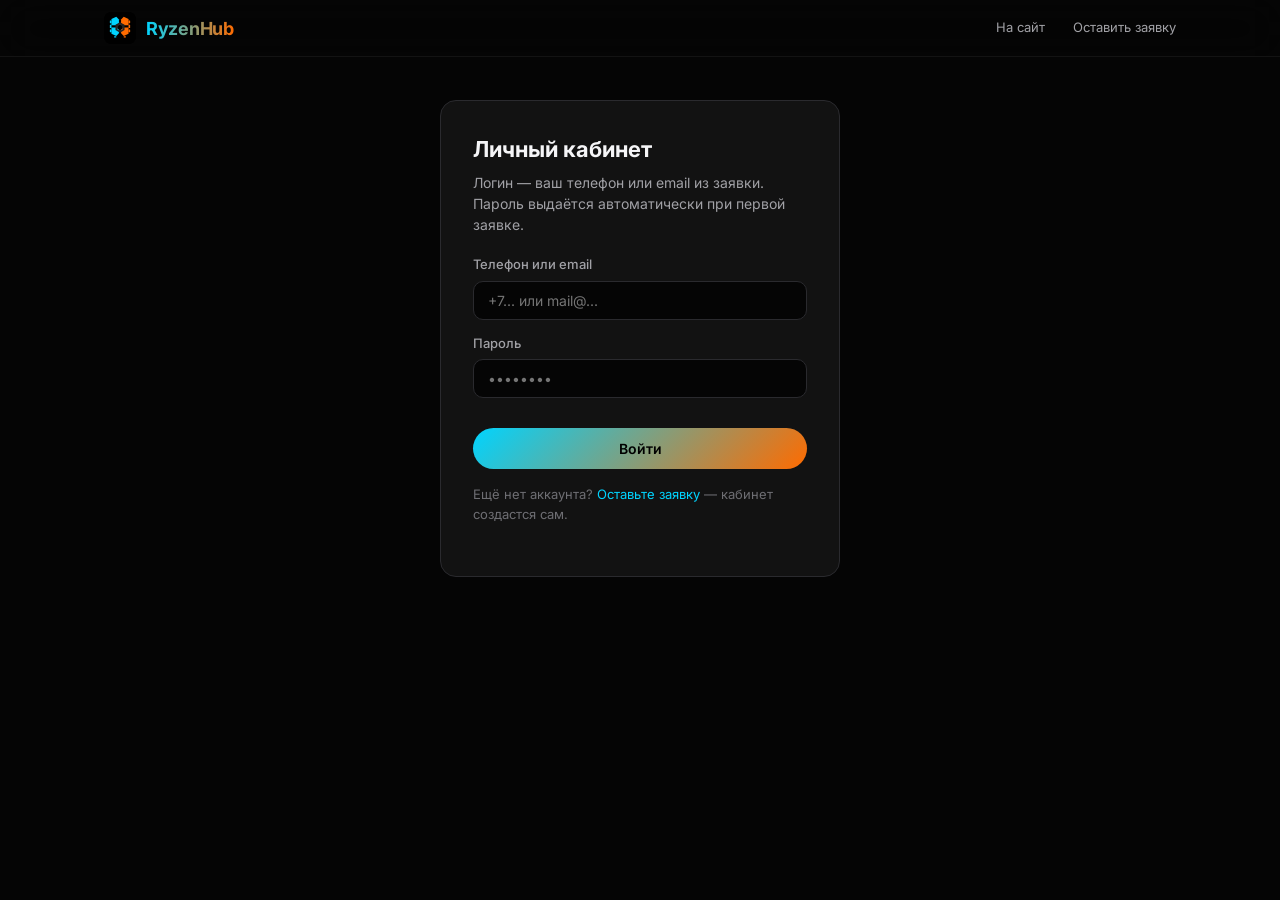
<file: cabinet.html>
<!DOCTYPE html>
<html lang="ru">
<head>
  <meta charset="UTF-8">
  <meta name="viewport" content="width=device-width, initial-scale=1.0">
  <title>Личный кабинет — RyzenHub</title>
  <link rel="preconnect" href="https://fonts.googleapis.com">
  <link href="https://fonts.googleapis.com/css2?family=Inter:wght@400;500;600;700&display=swap" rel="stylesheet">
  <link rel="stylesheet" href="styles.css">
  <style>
    .cab-wrap { max-width: 800px; margin: 90px auto 40px; padding: 0 20px; }
    .cab-login { max-width: 400px; margin: 100px auto; background: var(--bg-card); border: 1px solid var(--border); border-radius: var(--radius); padding: 32px; }
    .cab-login h1 { font-size: 22px; margin-bottom: 6px; }
    .cab-login p { color: var(--text-secondary); font-size: 14px; margin-bottom: 20px; }
    .order-item { background: var(--bg-card); border: 1px solid var(--border); border-radius: var(--radius); padding: 18px; margin-bottom: 14px; }
    .order-item .oid { font-size: 12px; color: var(--text-tertiary); }
    .status-badge { display: inline-block; padding: 3px 10px; border-radius: 999px; font-size: 12px; font-weight: 600; margin: 8px 0; }
    .change-pass-box { background: var(--orange-soft); border: 1px solid rgba(255,107,0,.3); border-radius: 12px; padding: 16px; margin-bottom: 20px; }
    .empty-state { text-align: center; padding: 40px 20px; color: var(--text-secondary); }
  </style>
</head>
<body>
  <header class="header">
    <nav class="nav">
      <a href="index.html" class="logo">
        <img src="logo.svg" alt="RyzenHub" class="logo-img" onerror="this.style.display='none'">
        <span class="logo-text">RyzenHub</span>
      </a>
      <div class="nav-links">
        <a href="index.html">На сайт</a>
        <a href="index.html#order">Оставить заявку</a>
      </div>
    </nav>
  </header>

  <div class="cab-wrap">
    <div id="loginView" class="cab-login">
      <h1>Личный кабинет</h1>
      <p>Логин — ваш телефон или email из заявки. Пароль выдаётся автоматически при первой заявке.</p>
      <div class="form-group">
        <label for="loginInput">Телефон или email</label>
        <input type="text" id="loginInput" placeholder="+7... или mail@...">
      </div>
      <div class="form-group" style="margin-top:12px;">
        <label for="passInput">Пароль</label>
        <input type="password" id="passInput" placeholder="••••••••">
      </div>
      <button class="btn btn-primary btn-block" id="doLogin" style="margin-top:16px;">Войти</button>
      <p style="margin-top:16px;font-size:13px;color:var(--text-tertiary);">Ещё нет аккаунта? <a href="index.html#order" style="color:var(--accent);">Оставьте заявку</a> — кабинет создастся сам.</p>
    </div>

    <div id="forceChangeView" style="display:none;" class="cab-login">
      <h1>Смените пароль</h1>
      <p>Это первый вход. Придумайте новый надёжный пароль.</p>
      <div class="form-group">
        <label for="oldPass">Текущий (временный) пароль</label>
        <input type="password" id="oldPass">
      </div>
      <div class="form-group" style="margin-top:12px;">
        <label for="newPass">Новый пароль</label>
        <input type="password" id="newPass" placeholder="минимум 6 символов">
      </div>
      <div class="form-group" style="margin-top:12px;">
        <label for="newPass2">Повторите новый пароль</label>
        <input type="password" id="newPass2">
      </div>
      <button class="btn btn-primary btn-block" id="doChangePass" style="margin-top:16px;">Сохранить и войти</button>
    </div>

    <div id="cabinetView" style="display:none;">
      <div style="display:flex;justify-content:space-between;align-items:center;margin-bottom:20px;flex-wrap:wrap;gap:12px;">
        <div>
          <h1 style="font-size:24px;margin-bottom:4px;">Здравствуйте, <span id="userName">—</span></h1>
          <p style="color:var(--text-secondary);font-size:14px;" id="userLogin"></p>
        </div>
        <button class="btn btn-ghost btn-small" id="doLogout">Выйти</button>
      </div>

      <div id="changePassHint" class="change-pass-box" style="display:none;">
        <strong>Рекомендуем сменить пароль</strong>
        <div class="form-group" style="margin-top:10px;">
          <input type="password" id="hintOld" placeholder="Текущий пароль">
        </div>
        <div class="form-group" style="margin-top:8px;">
          <input type="password" id="hintNew" placeholder="Новый пароль">
        </div>
        <button class="btn btn-small btn-primary" id="hintChange" style="margin-top:10px;">Сменить</button>
      </div>

      <h2 style="font-size:18px;margin-bottom:14px;">Ваши заявки</h2>
      <div id="userOrders"></div>
    </div>
  </div>

  <script src="app.js"></script>
  <script>
    const loginView = document.getElementById("loginView");
    const forceChangeView = document.getElementById("forceChangeView");
    const cabinetView = document.getElementById("cabinetView");
    let currentLogin = null;

    function statusLabel(id) {
      const s = (window.RyzenHubAdmin?.STATUSES || []).find(x => x.id === id);
      return s ? s.label : (id || "Новая");
    }
    function statusColor(id) {
      const s = (window.RyzenHubAdmin?.STATUSES || []).find(x => x.id === id);
      return s ? s.color : "#00d4ff";
    }

    function showCabinet(user) {
      loginView.style.display = "none";
      forceChangeView.style.display = "none";
      cabinetView.style.display = "block";
      document.getElementById("userName").textContent = user.name || "Клиент";
      document.getElementById("userLogin").textContent = user.login;
      currentLogin = user.login;

      const allOrders = window.RyzenHubAdmin.getOrders();
      const myIds = user.orderIds || [];
      const myOrders = allOrders.filter(o => myIds.includes(o.id) || 
        (normalizePhone(o.phone) === user.phone) ||
        (user.email && o.email && o.email.toLowerCase() === user.email.toLowerCase())
      );

      const box = document.getElementById("userOrders");
      if (myOrders.length === 0) {
        box.innerHTML = '<div class="empty-state"><p>Пока нет заявок.</p><a href="index.html#order" class="btn btn-primary" style="margin-top:12px;">Оставить заявку</a></div>';
        return;
      }
      box.innerHTML = myOrders.map(o => `
        <div class="order-item">
          <div class="oid">${o.id} · ${o.date}</div>
          <div style="margin-top:6px;font-size:14px;">
            ${Array.isArray(o.services) ? o.services.join(", ") : o.services}<br>
            Бюджет: ${o.budget}
            ${o.details && o.details !== "—" ? "<br>Детали: " + o.details : ""}
          </div>
          <span class="status-badge" style="background:${statusColor(o.status)}22;color:${statusColor(o.status)}">${statusLabel(o.status)}</span>
          ${(o.statusHistory || []).length ? `<div style="font-size:12px;color:var(--text-secondary);margin-top:8px;">История: ${(o.statusHistory || []).map(h => h.at + " — " + statusLabel(h.status)).join(" · ")}</div>` : ""}
        </div>
      `).join("");
    }

    async function tryAutoLogin() {
      const session = getSession();
      if (!session) return;
      const users = window.RyzenHubAdmin.getUsers();
      const user = users[session.login];
      if (!user) return;
      if (user.mustChangePassword) {
        currentLogin = user.login;
        loginView.style.display = "none";
        forceChangeView.style.display = "block";
        return;
      }
      showCabinet(user);
    }

    document.getElementById("doLogin").addEventListener("click", async () => {
      const login = document.getElementById("loginInput").value;
      const pass = document.getElementById("passInput").value;
      if (!login || !pass) { alert("Введите логин и пароль"); return; }
      const res = await loginUser(login, pass);
      if (!res.ok) { alert(res.msg); return; }
      currentLogin = res.user.login;
      if (res.mustChange) {
        loginView.style.display = "none";
        forceChangeView.style.display = "block";
      } else {
        showCabinet(res.user);
      }
    });

    document.getElementById("doChangePass").addEventListener("click", async () => {
      const oldP = document.getElementById("oldPass").value;
      const newP = document.getElementById("newPass").value;
      const newP2 = document.getElementById("newPass2").value;
      if (newP.length < 6) { alert("Пароль минимум 6 символов"); return; }
      if (newP !== newP2) { alert("Пароли не совпадают"); return; }
      const ok = await changePassword(currentLogin, oldP, newP);
      if (!ok) { alert("Неверный текущий пароль"); return; }
      const users = window.RyzenHubAdmin.getUsers();
      showCabinet(users[currentLogin]);
    });

    document.getElementById("hintChange")?.addEventListener("click", async () => {
      const oldP = document.getElementById("hintOld").value;
      const newP = document.getElementById("hintNew").value;
      if (newP.length < 6) { alert("Пароль минимум 6 символов"); return; }
      const ok = await changePassword(currentLogin, oldP, newP);
      if (!ok) { alert("Неверный текущий пароль"); return; }
      alert("Пароль изменён");
      document.getElementById("changePassHint").style.display = "none";
    });

    document.getElementById("doLogout").addEventListener("click", () => {
      logoutUser();
      location.reload();
    });

    // helper from app.js scope
    function normalizePhone(p) {
      return (p || "").replace(/\D/g, "").replace(/^8/, "7");
    }

    tryAutoLogin();
  </script>
</body>
</html>
</file>
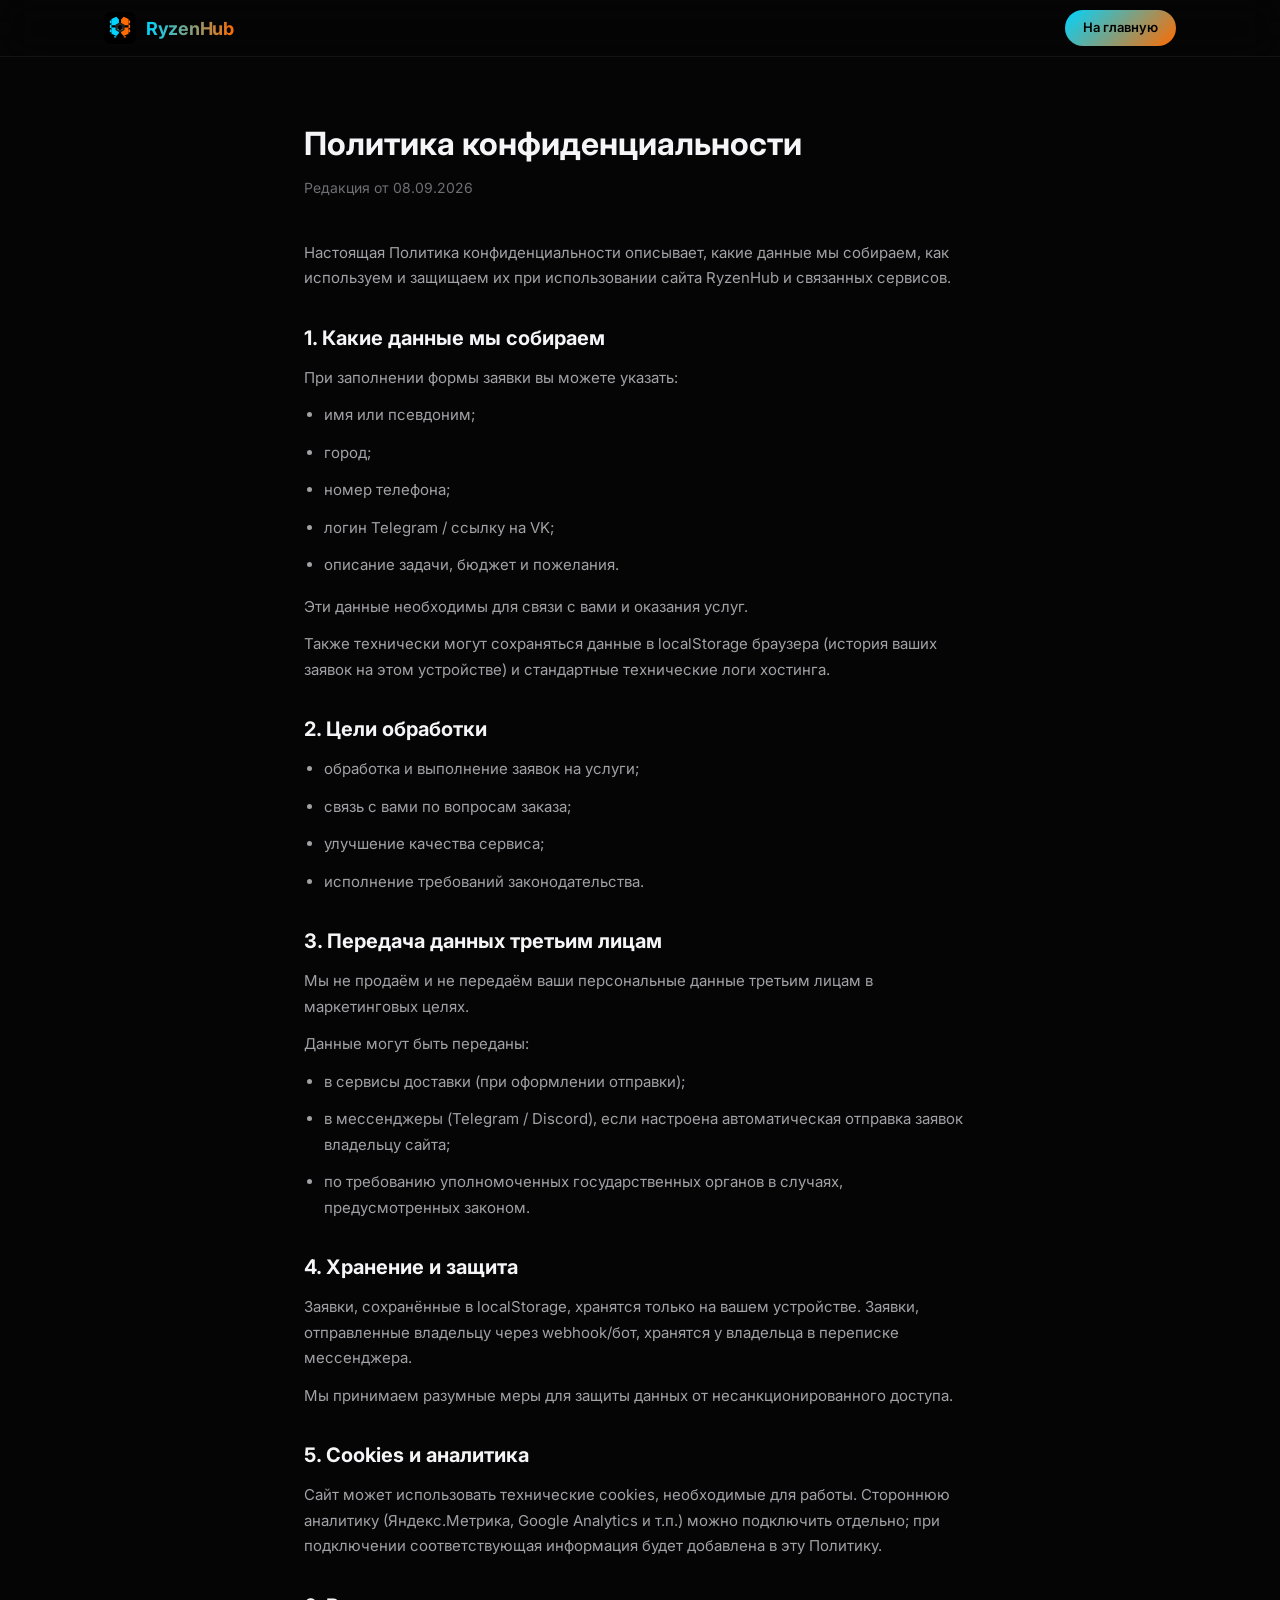
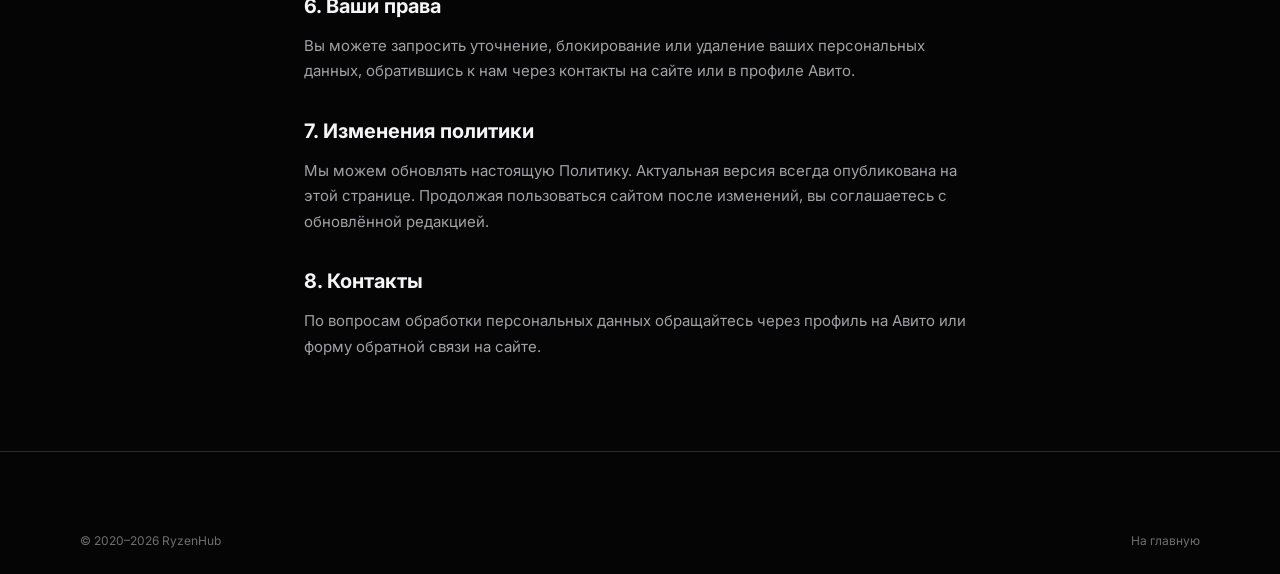
<file: privacy.html>
<!DOCTYPE html>
<html lang="ru">
<head>
  <meta charset="UTF-8">
  <meta name="viewport" content="width=device-width, initial-scale=1.0">
  <title>Политика конфиденциальности — RyzenHub</title>
  <link href="https://fonts.googleapis.com/css2?family=Inter:wght@400;500;600;700&display=swap" rel="stylesheet">
  <link rel="stylesheet" href="styles.css">
</head>
<body>
  <header class="header">
    <nav class="nav">
      <a href="index.html" class="logo">
        <img src="logo.svg" alt="RyzenHub" class="logo-img" onerror="this.style.display='none'">
        <span class="logo-text">RyzenHub</span>
      </a>
      <a href="index.html" class="nav-cta">На главную</a>
    </nav>
  </header>

  <article class="legal-page">
    <h1>Политика конфиденциальности</h1>
    <p class="updated">Редакция от 08.09.2026</p>

    <p>Настоящая Политика конфиденциальности описывает, какие данные мы собираем, как используем и защищаем их при использовании сайта RyzenHub и связанных сервисов.</p>

    <h2>1. Какие данные мы собираем</h2>
    <p>При заполнении формы заявки вы можете указать:</p>
    <ul>
      <li>имя или псевдоним;</li>
      <li>город;</li>
      <li>номер телефона;</li>
      <li>логин Telegram / ссылку на VK;</li>
      <li>описание задачи, бюджет и пожелания.</li>
    </ul>
    <p>Эти данные необходимы для связи с вами и оказания услуг.</p>
    <p>Также технически могут сохраняться данные в localStorage браузера (история ваших заявок на этом устройстве) и стандартные технические логи хостинга.</p>

    <h2>2. Цели обработки</h2>
    <ul>
      <li>обработка и выполнение заявок на услуги;</li>
      <li>связь с вами по вопросам заказа;</li>
      <li>улучшение качества сервиса;</li>
      <li>исполнение требований законодательства.</li>
    </ul>

    <h2>3. Передача данных третьим лицам</h2>
    <p>Мы не продаём и не передаём ваши персональные данные третьим лицам в маркетинговых целях.</p>
    <p>Данные могут быть переданы:</p>
    <ul>
      <li>в сервисы доставки (при оформлении отправки);</li>
      <li>в мессенджеры (Telegram / Discord), если настроена автоматическая отправка заявок владельцу сайта;</li>
      <li>по требованию уполномоченных государственных органов в случаях, предусмотренных законом.</li>
    </ul>

    <h2>4. Хранение и защита</h2>
    <p>Заявки, сохранённые в localStorage, хранятся только на вашем устройстве. Заявки, отправленные владельцу через webhook/бот, хранятся у владельца в переписке мессенджера.</p>
    <p>Мы принимаем разумные меры для защиты данных от несанкционированного доступа.</p>

    <h2>5. Cookies и аналитика</h2>
    <p>Сайт может использовать технические cookies, необходимые для работы. Стороннюю аналитику (Яндекс.Метрика, Google Analytics и т.п.) можно подключить отдельно; при подключении соответствующая информация будет добавлена в эту Политику.</p>

    <h2>6. Ваши права</h2>
    <p>Вы можете запросить уточнение, блокирование или удаление ваших персональных данных, обратившись к нам через контакты на сайте или в профиле Авито.</p>

    <h2>7. Изменения политики</h2>
    <p>Мы можем обновлять настоящую Политику. Актуальная версия всегда опубликована на этой странице. Продолжая пользоваться сайтом после изменений, вы соглашаетесь с обновлённой редакцией.</p>

    <h2>8. Контакты</h2>
    <p>По вопросам обработки персональных данных обращайтесь через профиль на Авито или форму обратной связи на сайте.</p>
  </article>

  <footer class="footer">
    <div class="footer-bottom" style="border:none;padding-top:0">
      <p>© 2020–2026 RyzenHub</p>
      <a href="index.html">На главную</a>
    </div>
  </footer>
</body>
</html>
</file>
<file: styles.css>
:root {
  --bg: #050505;
  --bg-elevated: #0c0c0c;
  --bg-card: #121212;
  --bg-card-hover: #1a1a1a;
  --text: #f5f5f7;
  --text-secondary: #a1a1a6;
  --text-tertiary: #6e6e73;
  --accent: #00d4ff;
  --accent-2: #ff6b00;
  --accent-hover: #00b8e0;
  --accent-soft: rgba(0, 212, 255, 0.12);
  --orange-soft: rgba(255, 107, 0, 0.12);
  --success: #30d158;
  --border: #2a2a2e;
  --border-light: #3a3a3e;
  --radius: 16px;
  --radius-sm: 10px;
  --radius-full: 980px;
  --shadow: 0 8px 32px rgba(0, 0, 0, 0.5);
  --transition: 0.25s cubic-bezier(0.25, 0.1, 0.25, 1);
}

* { margin: 0; padding: 0; box-sizing: border-box; }

html { scroll-behavior: smooth; }

body {
  font-family: 'Inter', -apple-system, BlinkMacSystemFont, 'Segoe UI', sans-serif;
  background: var(--bg);
  color: var(--text);
  line-height: 1.5;
  -webkit-font-smoothing: antialiased;
}

a { color: inherit; text-decoration: none; }
img { max-width: 100%; display: block; }

/* Header */
.header {
  position: fixed;
  top: 0; left: 0; right: 0;
  z-index: 1000;
  background: rgba(5, 5, 5, 0.8);
  backdrop-filter: saturate(180%) blur(20px);
  -webkit-backdrop-filter: saturate(180%) blur(20px);
  border-bottom: 1px solid rgba(255, 255, 255, 0.06);
}

.nav {
  max-width: 1120px;
  margin: 0 auto;
  padding: 0 24px;
  height: 56px;
  display: flex;
  align-items: center;
  justify-content: space-between;
}

.logo {
  display: flex;
  align-items: center;
  gap: 10px;
  font-weight: 700;
  font-size: 18px;
  letter-spacing: -0.3px;
}

.logo-img {
  width: 32px;
  height: 32px;
  border-radius: 8px;
  object-fit: contain;
  background: #000;
}

.logo-text {
  background: linear-gradient(90deg, var(--accent), var(--accent-2));
  -webkit-background-clip: text;
  -webkit-text-fill-color: transparent;
  background-clip: text;
}

.nav-links {
  display: flex;
  gap: 28px;
  font-size: 13px;
  color: var(--text-secondary);
}

.nav-links a:hover { color: var(--text); }

.nav-cta {
  background: linear-gradient(135deg, var(--accent), var(--accent-2));
  color: #000;
  padding: 8px 18px;
  border-radius: var(--radius-full);
  font-size: 13px;
  font-weight: 600;
  transition: transform var(--transition), opacity var(--transition);
}

.nav-cta:hover { transform: scale(1.03); opacity: 0.95; }

.mobile-menu-btn {
  display: none;
  flex-direction: column;
  gap: 5px;
  background: none;
  border: none;
  cursor: pointer;
  padding: 4px;
}

.mobile-menu-btn span {
  width: 20px;
  height: 1.5px;
  background: var(--text);
  transition: var(--transition);
}

.mobile-menu {
  display: none;
  flex-direction: column;
  padding: 16px 24px 24px;
  background: var(--bg);
  border-top: 1px solid var(--border);
  gap: 16px;
}

.mobile-menu a { font-size: 15px; color: var(--text-secondary); }
.mobile-menu a:hover { color: var(--text); }
.mobile-menu .nav-cta { display: inline-block; text-align: center; margin-top: 8px; color: #000; }

/* Hero */
.hero {
  min-height: 100vh;
  display: flex;
  align-items: center;
  justify-content: center;
  padding: 120px 24px 80px;
  position: relative;
  overflow: hidden;
}

.hero-bg {
  position: absolute;
  inset: 0;
  background:
    radial-gradient(ellipse 70% 50% at 50% -10%, rgba(0, 212, 255, 0.15), transparent),
    radial-gradient(ellipse 50% 40% at 90% 60%, rgba(255, 107, 0, 0.08), transparent),
    var(--bg);
  pointer-events: none;
}

.hero-content {
  max-width: 820px;
  text-align: center;
  position: relative;
  z-index: 1;
}

.hero-badge {
  display: inline-flex;
  align-items: center;
  gap: 8px;
  background: var(--accent-soft);
  color: var(--accent);
  padding: 6px 14px;
  border-radius: var(--radius-full);
  font-size: 13px;
  font-weight: 500;
  margin-bottom: 28px;
}

.badge-dot {
  width: 6px;
  height: 6px;
  background: var(--success);
  border-radius: 50%;
  animation: pulse 2s infinite;
}

@keyframes pulse {
  0%, 100% { opacity: 1; }
  50% { opacity: 0.4; }
}

.hero h1 {
  font-size: clamp(40px, 8vw, 68px);
  font-weight: 800;
  letter-spacing: -2.5px;
  line-height: 1.05;
  margin-bottom: 20px;
}

.gradient-text {
  background: linear-gradient(90deg, var(--accent), var(--accent-2));
  -webkit-background-clip: text;
  -webkit-text-fill-color: transparent;
  background-clip: text;
}

.hero-subtitle {
  font-size: clamp(16px, 2.2vw, 20px);
  color: var(--text-secondary);
  max-width: 560px;
  margin: 0 auto 40px;
  line-height: 1.5;
}

.hero-buttons {
  display: flex;
  gap: 14px;
  justify-content: center;
  flex-wrap: wrap;
  margin-bottom: 64px;
}

.btn {
  display: inline-flex;
  align-items: center;
  justify-content: center;
  padding: 14px 28px;
  border-radius: var(--radius-full);
  font-size: 16px;
  font-weight: 500;
  border: none;
  cursor: pointer;
  transition: all var(--transition);
  font-family: inherit;
}

.btn-primary {
  background: linear-gradient(135deg, var(--accent), #00a8cc);
  color: #000;
  font-weight: 600;
}

.btn-primary:hover {
  transform: scale(1.03);
  box-shadow: 0 0 24px rgba(0, 212, 255, 0.35);
}

.btn-secondary {
  background: transparent;
  color: white;
  border: 1px solid rgba(255, 255, 255, 0.25);
}

.btn-secondary:hover {
  border-color: rgba(255, 255, 255, 0.5);
  background: rgba(255, 255, 255, 0.05);
}

.btn-small {
  padding: 8px 14px;
  font-size: 13px;
  background: var(--bg-card);
  color: var(--text-secondary);
  border: 1px solid var(--border);
  border-radius: var(--radius-sm);
}

.btn-small:hover { color: var(--text); border-color: var(--border-light); }

.btn-block { width: 100%; }

.hero-stats {
  display: flex;
  justify-content: center;
  gap: 48px;
  flex-wrap: wrap;
}

.stat-value {
  font-size: 28px;
  font-weight: 700;
  letter-spacing: -0.5px;
  background: linear-gradient(90deg, var(--accent), var(--accent-2));
  -webkit-background-clip: text;
  -webkit-text-fill-color: transparent;
  background-clip: text;
}

.stat-label {
  font-size: 13px;
  color: var(--text-secondary);
  margin-top: 2px;
}

/* Sections */
.section {
  padding: 100px 24px;
  max-width: 1120px;
  margin: 0 auto;
}

.section-dark {
  background: var(--bg-elevated);
  max-width: none;
  padding: 100px 24px;
}

.section-dark > * {
  max-width: 1120px;
  margin-left: auto;
  margin-right: auto;
}

.section-header {
  text-align: center;
  margin-bottom: 56px;
}

.section-header h2 {
  font-size: clamp(32px, 5vw, 44px);
  font-weight: 700;
  letter-spacing: -1.5px;
  margin-bottom: 12px;
}

.section-header p {
  font-size: 18px;
  color: var(--text-secondary);
  max-width: 520px;
  margin: 0 auto;
}

/* Services */
.services-grid {
  display: grid;
  grid-template-columns: repeat(auto-fill, minmax(320px, 1fr));
  gap: 24px;
}

.service-card {
  background: var(--bg-card);
  border: 1px solid var(--border);
  border-radius: 20px;
  overflow: hidden;
  transition: transform var(--transition), border-color var(--transition);
  display: flex;
  flex-direction: column;
}

.service-card:hover {
  transform: translateY(-6px);
  border-color: var(--border-light);
  box-shadow: var(--shadow);
}

.service-img {
  height: 180px;
  overflow: hidden;
  background: #111;
}

.service-img img {
  width: 100%;
  height: 100%;
  object-fit: cover;
  transition: transform 0.4s ease;
}

.service-card:hover .service-img img {
  transform: scale(1.05);
}

.service-body {
  padding: 24px;
  flex: 1;
  display: flex;
  flex-direction: column;
}

.service-body h3 {
  font-size: 18px;
  font-weight: 600;
  margin-bottom: 8px;
}

.service-body > p {
  font-size: 14px;
  color: var(--text-secondary);
  margin-bottom: 16px;
  line-height: 1.5;
}

.service-list {
  list-style: none;
  font-size: 13px;
  color: var(--text-tertiary);
  margin-bottom: 16px;
  flex: 1;
}

.service-list li {
  padding: 3px 0;
  display: flex;
  gap: 8px;
}

.service-list li::before {
  content: "•";
  color: var(--accent);
}

.service-price {
  font-size: 18px;
  font-weight: 700;
  color: var(--accent);
  margin-top: auto;
}

/* Process */
.process-grid {
  display: grid;
  grid-template-columns: repeat(auto-fit, minmax(220px, 1fr));
  gap: 24px;
}

.process-step {
  background: var(--bg-card);
  border: 1px solid var(--border);
  border-radius: 16px;
  padding: 28px 24px;
  text-align: center;
}

.process-num {
  font-size: 32px;
  font-weight: 800;
  background: linear-gradient(135deg, var(--accent), var(--accent-2));
  -webkit-background-clip: text;
  -webkit-text-fill-color: transparent;
  background-clip: text;
  margin-bottom: 12px;
}

.process-step h3 {
  font-size: 18px;
  margin-bottom: 8px;
}

.process-step p {
  font-size: 14px;
  color: var(--text-secondary);
}

/* Form */
.form-container {
  display: grid;
  grid-template-columns: 1fr 300px;
  gap: 32px;
  align-items: start;
}

@media (max-width: 900px) {
  .form-container { grid-template-columns: 1fr; }
}

.order-form {
  background: var(--bg-card);
  border: 1px solid var(--border);
  border-radius: 24px;
  padding: 36px;
}

.form-progress {
  display: flex;
  gap: 8px;
  margin-bottom: 36px;
  flex-wrap: wrap;
}

.progress-step {
  flex: 1;
  min-width: 90px;
  text-align: center;
  font-size: 12px;
  font-weight: 500;
  color: var(--text-tertiary);
  padding: 8px 4px;
  border-bottom: 2px solid var(--border);
  transition: all var(--transition);
}

.progress-step.active {
  color: var(--accent);
  border-bottom-color: var(--accent);
}

.progress-step.done {
  color: var(--success);
  border-bottom-color: var(--success);
}

.form-step { display: none; }
.form-step.active {
  display: block;
  animation: fadeIn 0.3s ease;
}

@keyframes fadeIn {
  from { opacity: 0; transform: translateY(8px); }
  to { opacity: 1; transform: translateY(0); }
}

.form-step h3 {
  font-size: 22px;
  font-weight: 600;
  margin-bottom: 8px;
}

.form-hint {
  font-size: 14px;
  color: var(--text-secondary);
  margin-bottom: 24px;
}

.form-row {
  display: grid;
  grid-template-columns: 1fr 1fr;
  gap: 16px;
}

@media (max-width: 600px) {
  .form-row { grid-template-columns: 1fr; }
}

.form-group { margin-bottom: 20px; }

.form-group label {
  display: block;
  font-size: 13px;
  font-weight: 500;
  color: var(--text-secondary);
  margin-bottom: 6px;
}

.form-group input,
.form-group select,
.form-group textarea {
  width: 100%;
  background: var(--bg);
  border: 1px solid var(--border);
  border-radius: 12px;
  padding: 13px 16px;
  color: var(--text);
  font-size: 15px;
  font-family: inherit;
  transition: border-color var(--transition);
}

.form-group input:focus,
.form-group select:focus,
.form-group textarea:focus {
  outline: none;
  border-color: var(--accent);
}

.form-group textarea {
  resize: vertical;
  min-height: 100px;
}

.purpose-grid {
  display: grid;
  grid-template-columns: repeat(auto-fill, minmax(140px, 1fr));
  gap: 12px;
  margin-bottom: 24px;
}

.purpose-card { cursor: pointer; }
.purpose-card input { display: none; }

.purpose-content {
  display: flex;
  flex-direction: column;
  align-items: center;
  text-align: center;
  padding: 18px 10px;
  background: var(--bg);
  border: 1px solid var(--border);
  border-radius: 14px;
  transition: all var(--transition);
  height: 100%;
}

.purpose-card input:checked + .purpose-content {
  border-color: var(--accent);
  background: var(--accent-soft);
}

.purpose-icon { font-size: 26px; margin-bottom: 6px; }
.purpose-title { font-size: 13px; font-weight: 600; }

.budget-options {
  display: grid;
  grid-template-columns: repeat(auto-fill, minmax(140px, 1fr));
  gap: 10px;
}

.budget-option {
  cursor: pointer;
}

.budget-option input { display: none; }

.budget-option span {
  display: block;
  text-align: center;
  padding: 12px;
  background: var(--bg);
  border: 1px solid var(--border);
  border-radius: 12px;
  font-size: 13px;
  transition: all var(--transition);
}

.budget-option input:checked + span {
  border-color: var(--accent);
  background: var(--accent-soft);
  color: var(--accent);
}

.form-actions {
  display: flex;
  gap: 12px;
  margin-top: 28px;
  flex-wrap: wrap;
}

.success-message {
  text-align: center;
  padding: 40px 20px;
}

.success-icon {
  width: 64px;
  height: 64px;
  background: var(--success);
  color: #000;
  font-size: 32px;
  font-weight: 700;
  border-radius: 50%;
  display: flex;
  align-items: center;
  justify-content: center;
  margin: 0 auto 20px;
}

.success-id {
  margin: 16px 0 28px;
  color: var(--text-secondary);
}

.success-actions {
  display: flex;
  gap: 12px;
  justify-content: center;
  flex-wrap: wrap;
}

/* Side cards */
.orders-side {
  display: flex;
  flex-direction: column;
  gap: 16px;
}

.side-card {
  background: var(--bg-card);
  border: 1px solid var(--border);
  border-radius: 16px;
  padding: 24px;
}

.side-card h3 {
  font-size: 16px;
  margin-bottom: 8px;
}

.side-card p {
  font-size: 14px;
  color: var(--text-secondary);
  margin-bottom: 16px;
}

.side-note {
  font-size: 12px !important;
  color: var(--text-tertiary) !important;
  margin-top: 12px;
  margin-bottom: 0 !important;
  text-align: center;
}

.side-admin {
  text-align: center;
  opacity: 0.7;
}

.admin-hint {
  font-size: 12px !important;
  margin-bottom: 10px !important;
}

/* Support */
.support-grid {
  display: grid;
  grid-template-columns: repeat(auto-fit, minmax(220px, 1fr));
  gap: 24px;
}

.support-item {
  background: var(--bg-card);
  border: 1px solid var(--border);
  border-radius: 16px;
  padding: 28px 24px;
  text-align: center;
}

.support-icon {
  font-size: 32px;
  margin-bottom: 12px;
}

.support-item h3 {
  font-size: 17px;
  margin-bottom: 8px;
}

.support-item p {
  font-size: 14px;
  color: var(--text-secondary);
}

/* Footer */
.footer {
  background: #000;
  border-top: 1px solid var(--border);
  padding: 60px 24px 30px;
}

.footer-inner {
  max-width: 1120px;
  margin: 0 auto;
  display: grid;
  grid-template-columns: 1.5fr 1fr 1fr 1fr;
  gap: 40px;
  margin-bottom: 40px;
}

@media (max-width: 800px) {
  .footer-inner {
    grid-template-columns: 1fr 1fr;
  }
}

@media (max-width: 500px) {
  .footer-inner {
    grid-template-columns: 1fr;
  }
}

.footer-brand p {
  font-size: 14px;
  color: var(--text-secondary);
  margin-top: 12px;
  max-width: 260px;
}

.footer-links h4 {
  font-size: 13px;
  font-weight: 600;
  margin-bottom: 14px;
  color: var(--text);
}

.footer-links a,
.footer-links p {
  display: block;
  font-size: 14px;
  color: var(--text-secondary);
  margin-bottom: 8px;
}

.footer-links a:hover { color: var(--accent); }

.footer-bottom {
  max-width: 1120px;
  margin: 0 auto;
  padding-top: 24px;
  border-top: 1px solid var(--border);
  display: flex;
  justify-content: space-between;
  flex-wrap: wrap;
  gap: 12px;
  font-size: 13px;
  color: var(--text-tertiary);
}

/* Admin page */
.admin-page {
  min-height: 100vh;
  padding: 100px 24px 60px;
  max-width: 900px;
  margin: 0 auto;
}

.admin-login {
  max-width: 360px;
  margin: 80px auto;
  background: var(--bg-card);
  border: 1px solid var(--border);
  border-radius: 20px;
  padding: 36px;
  text-align: center;
}

.admin-login h1 {
  font-size: 24px;
  margin-bottom: 8px;
}

.admin-login p {
  color: var(--text-secondary);
  margin-bottom: 24px;
  font-size: 14px;
}

.admin-login input {
  width: 100%;
  background: var(--bg);
  border: 1px solid var(--border);
  border-radius: 12px;
  padding: 14px 16px;
  color: var(--text);
  font-size: 15px;
  margin-bottom: 16px;
}

.admin-login input:focus {
  outline: none;
  border-color: var(--accent);
}

.orders-table {
  width: 100%;
  border-collapse: collapse;
  margin-top: 24px;
}

.orders-table th,
.orders-table td {
  text-align: left;
  padding: 12px 14px;
  border-bottom: 1px solid var(--border);
  font-size: 14px;
}

.orders-table th {
  color: var(--text-secondary);
  font-weight: 500;
  font-size: 12px;
  text-transform: uppercase;
  letter-spacing: 0.5px;
}

.order-card-admin {
  background: var(--bg-card);
  border: 1px solid var(--border);
  border-radius: 14px;
  padding: 20px;
  margin-bottom: 16px;
}

.order-card-admin .oid {
  font-weight: 700;
  color: var(--accent);
  margin-bottom: 8px;
}

.order-card-admin .meta {
  font-size: 14px;
  color: var(--text-secondary);
  line-height: 1.6;
}

.admin-actions {
  display: flex;
  gap: 12px;
  margin-bottom: 24px;
  flex-wrap: wrap;
}

/* Legal pages */
.legal-page {
  max-width: 720px;
  margin: 0 auto;
  padding: 120px 24px 80px;
}

.legal-page h1 {
  font-size: 32px;
  margin-bottom: 8px;
}

.legal-page .updated {
  color: var(--text-tertiary);
  font-size: 14px;
  margin-bottom: 40px;
}

.legal-page h2 {
  font-size: 20px;
  margin: 32px 0 12px;
}

.legal-page p,
.legal-page li {
  color: var(--text-secondary);
  font-size: 15px;
  line-height: 1.7;
  margin-bottom: 12px;
}

.legal-page ul {
  padding-left: 20px;
  margin-bottom: 16px;
}

/* Mobile */
@media (max-width: 768px) {
  .nav-links, .nav-cta { display: none; }
  .mobile-menu-btn { display: flex; }
  .mobile-menu.open { display: flex; }
  .hero-stats { gap: 28px; }
  .services-grid { grid-template-columns: 1fr; }
}

/* ========== Builds ========== */
.builds-filter {
  display: flex;
  gap: 10px;
  justify-content: center;
  flex-wrap: wrap;
  margin-bottom: 40px;
}

.filter-btn {
  background: transparent;
  border: 1px solid var(--border);
  color: var(--text-secondary);
  padding: 8px 18px;
  border-radius: var(--radius-full);
  font-size: 14px;
  font-weight: 500;
  cursor: pointer;
  transition: all var(--transition);
  font-family: inherit;
}

.filter-btn:hover {
  border-color: var(--border-light);
  color: var(--text);
}

.filter-btn.active {
  background: linear-gradient(135deg, var(--accent), var(--accent-2));
  color: #000;
  border-color: transparent;
  font-weight: 600;
}

.builds-grid {
  display: grid;
  grid-template-columns: repeat(auto-fill, minmax(300px, 1fr));
  gap: 20px;
}

.build-card {
  background: var(--bg-card);
  border: 1px solid var(--border);
  border-radius: 20px;
  overflow: hidden;
  transition: transform var(--transition), border-color var(--transition);
  display: flex;
  flex-direction: column;
}

.build-card:hover {
  transform: translateY(-4px);
  border-color: var(--border-light);
  box-shadow: var(--shadow);
}

.build-card-header {
  padding: 24px 24px 0;
  display: flex;
  justify-content: space-between;
  align-items: flex-start;
}

.build-tag {
  font-size: 11px;
  font-weight: 600;
  text-transform: uppercase;
  letter-spacing: 0.5px;
  padding: 4px 10px;
  border-radius: var(--radius-full);
  background: var(--accent-soft);
  color: var(--accent);
}

.build-price {
  font-size: 20px;
  font-weight: 700;
  letter-spacing: -0.5px;
  background: linear-gradient(90deg, var(--accent), var(--accent-2));
  -webkit-background-clip: text;
  -webkit-text-fill-color: transparent;
  background-clip: text;
}

.build-card-body {
  padding: 16px 24px 24px;
  flex: 1;
}

.build-card-body h3 {
  font-size: 18px;
  font-weight: 600;
  margin-bottom: 8px;
}

.build-card-body p {
  font-size: 14px;
  color: var(--text-secondary);
  margin-bottom: 16px;
  line-height: 1.5;
}

.build-specs {
  list-style: none;
  font-size: 13px;
  color: var(--text-tertiary);
}

.build-specs li {
  padding: 4px 0;
  display: flex;
  gap: 8px;
}

.build-specs li::before {
  content: "•";
  color: var(--accent);
}

.build-card-footer {
  padding: 0 24px 24px;
  display: flex;
  gap: 10px;
}

.build-card-footer .btn {
  flex: 1;
  padding: 11px 16px;
  font-size: 14px;
  border-radius: 12px;
}

@media (max-width: 768px) {
  .builds-grid { grid-template-columns: 1fr; }
}

/* ===== Extra for contacts & cabinet ===== */
.phone-link {
  color: var(--accent);
  font-weight: 600;
  font-size: 16px;
}
.phone-link:hover { text-decoration: underline; }

.contacts-grid {
  display: grid;
  grid-template-columns: repeat(auto-fit, minmax(200px, 1fr));
  gap: 16px;
}
.contact-card {
  background: var(--bg-card);
  border: 1px solid var(--border);
  border-radius: var(--radius);
  padding: 24px 18px;
  text-align: center;
  transition: border-color var(--transition), transform var(--transition);
}
.contact-card:hover {
  border-color: var(--accent);
  transform: translateY(-2px);
}
.contact-icon { font-size: 28px; margin-bottom: 10px; }
.contact-card h3 { font-size: 16px; margin-bottom: 4px; }
.contact-card p { font-size: 13px; color: var(--text-secondary); }

.cred-box {
  background: var(--accent-soft);
  border: 1px solid rgba(0,212,255,.25);
  border-radius: 12px;
  padding: 16px;
  margin-top: 16px;
  text-align: left;
  font-size: 14px;
}
.cred-box code {
  background: var(--bg);
  padding: 2px 8px;
  border-radius: 6px;
  font-family: ui-monospace, monospace;
  color: var(--accent);
}
.cred-hint { font-size: 12px; color: var(--text-secondary); margin-top: 8px; }

.side-note { font-size: 12px; color: var(--text-tertiary); margin-top: 4px; }

.form-actions { display: flex; gap: 10px; margin-top: 16px; flex-wrap: wrap; }

.btn-block { width: 100%; text-align: center; }
.btn-small { padding: 6px 14px; font-size: 13px; }

/* Process steps */
.process-steps {
  display: grid;
  grid-template-columns: repeat(auto-fit, minmax(160px, 1fr));
  gap: 16px;
}
.process-item {
  background: var(--bg-card);
  border: 1px solid var(--border);
  border-radius: var(--radius);
  padding: 20px 16px;
  text-align: center;
}
.process-num {
  width: 36px; height: 36px;
  border-radius: 50%;
  background: linear-gradient(135deg, var(--accent), var(--accent-2));
  color: #000;
  font-weight: 700;
  display: flex; align-items: center; justify-content: center;
  margin: 0 auto 12px;
}
.process-item h3 { font-size: 15px; margin-bottom: 6px; }
.process-item p { font-size: 13px; color: var(--text-secondary); }

/* Hero stats */
.hero-stats {
  display: flex; gap: 32px; margin-top: 36px; flex-wrap: wrap;
}
.hero-stats div { text-align: left; }
.hero-stats strong { display: block; font-size: 22px; color: var(--accent); }
.hero-stats span { font-size: 13px; color: var(--text-secondary); }

.order-aside { display: flex; flex-direction: column; gap: 14px; }
.side-card {
  background: var(--bg-card);
  border: 1px solid var(--border);
  border-radius: var(--radius);
  padding: 18px;
}
.side-card h4 { font-size: 15px; margin-bottom: 6px; }
.side-card p { font-size: 13px; color: var(--text-secondary); margin-bottom: 12px; }

.order-layout {
  display: grid;
  grid-template-columns: 1fr 300px;
  gap: 28px;
  align-items: start;
}
@media (max-width: 800px) {
  .order-layout { grid-template-columns: 1fr; }
}

.checkbox-grid {
  display: grid;
  grid-template-columns: 1fr 1fr;
  gap: 10px;
  margin-bottom: 16px;
}
.check-item {
  display: flex; align-items: center; gap: 8px;
  padding: 10px 12px;
  background: var(--bg-elevated);
  border: 1px solid var(--border);
  border-radius: 10px;
  font-size: 14px;
  cursor: pointer;
}
.check-item:has(input:checked) {
  border-color: var(--accent);
  background: var(--accent-soft);
}
.check-item input { accent-color: var(--accent); }

.success-box { text-align: center; padding: 20px 0; }
.success-icon {
  width: 56px; height: 56px; border-radius: 50%;
  background: var(--success); color: #000;
  font-size: 28px; font-weight: 700;
  display: flex; align-items: center; justify-content: center;
  margin: 0 auto 16px;
}

.step-indicator {
  display: flex; gap: 8px; margin-bottom: 20px;
}
.step-indicator span {
  width: 28px; height: 28px; border-radius: 50%;
  background: var(--bg-elevated); border: 1px solid var(--border);
  display: flex; align-items: center; justify-content: center;
  font-size: 12px; color: var(--text-tertiary);
}
.step-indicator span.current {
  background: var(--accent); color: #000; border-color: var(--accent); font-weight: 700;
}
.step-indicator span.done {
  background: var(--success); color: #000; border-color: var(--success);
}
.order-step { display: none; }
.order-step.active { display: block; }

.form-row { display: grid; grid-template-columns: 1fr 1fr; gap: 12px; }
@media (max-width: 500px) { .form-row { grid-template-columns: 1fr; } .checkbox-grid { grid-template-columns: 1fr; } }

.form-group { margin-bottom: 14px; }
.form-group label { display: block; font-size: 13px; color: var(--text-secondary); margin-bottom: 6px; }
.form-group input, .form-group select, .form-group textarea {
  width: 100%; padding: 10px 14px;
  background: var(--bg); border: 1px solid var(--border);
  border-radius: 10px; color: var(--text); font-size: 14px;
  font-family: inherit;
}
.form-group input:focus, .form-group select:focus, .form-group textarea:focus {
  outline: none; border-color: var(--accent);
}

.filters { display: flex; gap: 8px; flex-wrap: wrap; margin-bottom: 24px; }
.filter-btn {
  padding: 8px 16px; border-radius: 999px;
  background: var(--bg-elevated); border: 1px solid var(--border);
  color: var(--text-secondary); font-size: 13px; cursor: pointer;
}
.filter-btn.active, .filter-btn:hover {
  background: var(--accent-soft); border-color: var(--accent); color: var(--accent);
}

.builds-grid {
  display: grid;
  grid-template-columns: repeat(auto-fill, minmax(280px, 1fr));
  gap: 18px;
}
.build-card {
  background: var(--bg-card); border: 1px solid var(--border);
  border-radius: var(--radius); padding: 20px;
  display: flex; flex-direction: column;
}
.build-price { font-size: 18px; font-weight: 700; color: var(--accent); margin-bottom: 6px; }
.build-card h3 { font-size: 16px; margin-bottom: 8px; }
.build-desc { font-size: 13px; color: var(--text-secondary); margin-bottom: 12px; flex-grow: 1; }
.build-specs { list-style: none; font-size: 12px; color: var(--text-tertiary); margin-bottom: 16px; }
.build-specs li { padding: 3px 0; border-bottom: 1px solid var(--border); }
.build-specs li:last-child { border-bottom: none; }

.services-grid {
  display: grid;
  grid-template-columns: repeat(auto-fill, minmax(240px, 1fr));
  gap: 16px;
}
.service-card {
  background: var(--bg-card); border: 1px solid var(--border);
  border-radius: var(--radius); padding: 22px 18px;
}
.service-icon { font-size: 28px; margin-bottom: 10px; }
.service-card h3 { font-size: 16px; margin-bottom: 6px; }
.service-card p { font-size: 13px; color: var(--text-secondary); }

.support-grid {
  display: grid;
  grid-template-columns: repeat(auto-fit, minmax(220px, 1fr));
  gap: 16px;
}
.support-item {
  background: var(--bg-card); border: 1px solid var(--border);
  border-radius: var(--radius); padding: 22px 18px; text-align: center;
}
.support-icon { font-size: 28px; margin-bottom: 10px; }
.support-item h3 { font-size: 16px; margin-bottom: 6px; }
.support-item p { font-size: 13px; color: var(--text-secondary); }

.section { padding: 72px 24px; max-width: 1120px; margin: 0 auto; }
.section-alt { background: var(--bg-elevated); max-width: none; padding-left: max(24px, calc((100% - 1120px) / 2 + 24px)); padding-right: max(24px, calc((100% - 1120px) / 2 + 24px)); }
.section-header { margin-bottom: 32px; }
.section-header h2 { font-size: 28px; margin-bottom: 8px; letter-spacing: -0.5px; }
.section-header p { color: var(--text-secondary); font-size: 15px; }

.hero {
  position: relative; min-height: 78vh;
  display: flex; align-items: center; justify-content: center;
  padding: 100px 24px 60px; overflow: hidden;
}
.hero-bg {
  position: absolute; inset: 0;
  background: radial-gradient(ellipse 80% 60% at 50% 0%, rgba(0,212,255,.12), transparent 60%),
              radial-gradient(ellipse 50% 40% at 80% 60%, rgba(255,107,0,.08), transparent 50%);
}
.hero-content { position: relative; max-width: 720px; text-align: center; }
.hero-badge {
  display: inline-flex; align-items: center; gap: 8px;
  background: var(--bg-card); border: 1px solid var(--border);
  padding: 6px 14px; border-radius: 999px; font-size: 13px;
  color: var(--text-secondary); margin-bottom: 20px;
}
.badge-dot { width: 8px; height: 8px; border-radius: 50%; background: var(--success); }
.hero h1 { font-size: clamp(32px, 5vw, 48px); line-height: 1.15; letter-spacing: -1px; margin-bottom: 16px; }
.gradient-text {
  background: linear-gradient(90deg, var(--accent), var(--accent-2));
  -webkit-background-clip: text; -webkit-text-fill-color: transparent; background-clip: text;
}
.hero-sub { font-size: 16px; color: var(--text-secondary); max-width: 520px; margin: 0 auto 28px; }
.hero-actions { display: flex; gap: 12px; justify-content: center; flex-wrap: wrap; }

.btn {
  display: inline-flex; align-items: center; justify-content: center;
  padding: 12px 22px; border-radius: var(--radius-full);
  font-size: 14px; font-weight: 600; border: none; cursor: pointer;
  transition: transform var(--transition), opacity var(--transition);
  font-family: inherit;
}
.btn:hover { transform: translateY(-1px); }
.btn-primary {
  background: linear-gradient(135deg, var(--accent), var(--accent-2));
  color: #000;
}
.btn-ghost {
  background: transparent; border: 1px solid var(--border);
  color: var(--text);
}
.btn-ghost:hover { border-color: var(--text-secondary); }

.footer {
  border-top: 1px solid var(--border);
  padding: 48px 24px 24px;
  background: var(--bg);
}
.footer-inner {
  max-width: 1120px; margin: 0 auto;
  display: grid; grid-template-columns: 1.4fr 1fr 1fr 1fr; gap: 32px;
}
.footer-brand p { font-size: 13px; color: var(--text-secondary); margin-top: 10px; max-width: 260px; }
.footer-links h4 { font-size: 13px; margin-bottom: 12px; color: var(--text-tertiary); text-transform: uppercase; letter-spacing: 0.5px; }
.footer-links a, .footer-links p { display: block; font-size: 14px; color: var(--text-secondary); margin-bottom: 8px; }
.footer-links a:hover { color: var(--text); }
.footer-bottom {
  max-width: 1120px; margin: 32px auto 0; padding-top: 20px;
  border-top: 1px solid var(--border);
  display: flex; justify-content: space-between; flex-wrap: wrap; gap: 8px;
  font-size: 12px; color: var(--text-tertiary);
}
@media (max-width: 700px) {
  .footer-inner { grid-template-columns: 1fr 1fr; }
  .nav-links { display: none; }
  .mobile-menu-btn { display: flex; }
}
.mobile-menu-btn {
  display: none; flex-direction: column; gap: 5px;
  background: none; border: none; cursor: pointer; padding: 8px;
}
.mobile-menu-btn span {
  width: 22px; height: 2px; background: var(--text); border-radius: 1px;
}
.mobile-menu {
  display: none; flex-direction: column; gap: 12px;
  padding: 16px 24px 24px; background: var(--bg-elevated);
  border-bottom: 1px solid var(--border);
}
.mobile-menu.open { display: flex; }
.mobile-menu a { font-size: 15px; color: var(--text-secondary); }
.mobile-menu a:hover { color: var(--text); }
</file>
